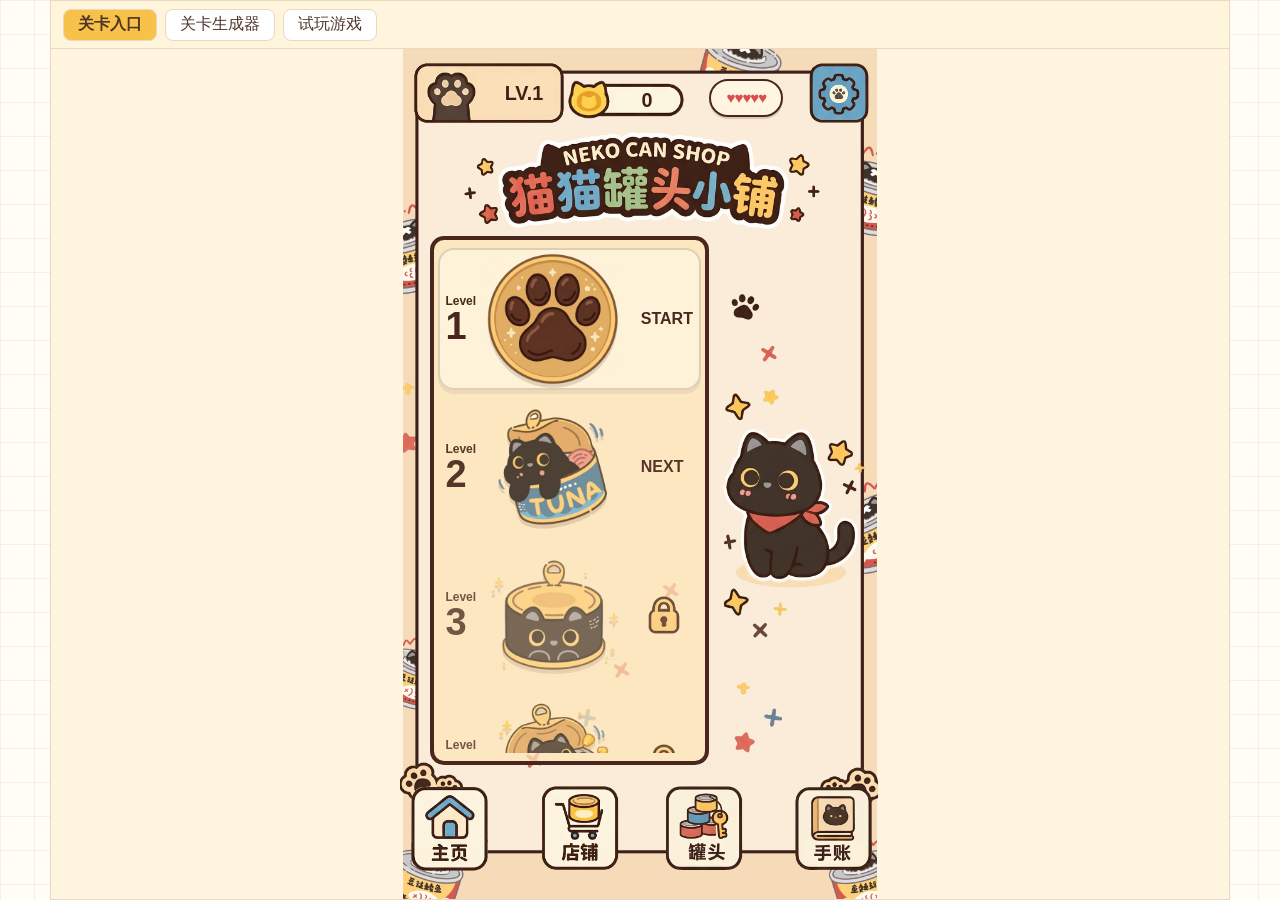
<file: src/index.html>
﻿<!doctype html>
<html lang="zh-CN">
  <head>
    <meta charset="UTF-8" />
    <meta name="viewport" content="width=device-width, initial-scale=1.0" />
    <title>猫猫罐头小铺 Demo</title>
    <link rel="stylesheet" href="./styles.css?v=20260612-reset-levels-1" />
  </head>
  <body>
    <main class="app-shell">
      <nav class="mode-tabs" aria-label="工作区切换">
        <button class="tab-button active" id="homeTab" type="button">关卡入口</button>
        <button class="tab-button" id="generatorTab" type="button">关卡生成器</button>
        <button class="tab-button" id="gameTab" type="button">试玩游戏</button>
      </nav>

      <section class="home-view" id="homeView">
        <div class="home-phone">
          <header class="home-status">
            <div class="player-card">
              <img class="player-card-art" src="./assets/ui/level-entry/player-level-crop.png" alt="" />
              <span class="paw-badge">🐾</span>
              <strong id="homePlayerLevel">LV.1</strong>
              <span class="level-exp"><i></i></span>
            </div>
            <div class="status-pill coin-status"><span class="coin-dot"></span><span id="homeCoin">0</span></div>
            <button class="life-status home-life-status" id="homeLifeButton" type="button" aria-label="生命值">
              <span class="life-hearts" id="homeLives">♥♥♥♥♥</span>
              <small id="homeLifeTimer"></small>
            </button>
            <button class="home-icon-button small" type="button" aria-label="设置"></button>
          </header>

          <section class="brand-stage">
            <h1 class="game-logo"><small>NEKO CAN SHOP</small>猫猫罐头小铺</h1>
          </section>

          <section class="home-actions">
            <div class="level-scroll-panel">
              <div class="level-selector" id="homeLevelSelector">
                <button class="level-chip active" type="button" data-level="1">
                  <span class="level-copy"><small>Level</small><b>1</b></span>
                  <span class="level-art"><img src="./assets/level-1.png" alt="Level 1" /></span>
                  <span class="level-state">NEXT</span>
                  <span class="level-progress"><i></i><em>0%</em></span>
                </button>
                <button class="level-chip" type="button" data-level="2">
                  <span class="level-copy"><small>Level</small><b>2</b></span>
                  <span class="level-art"><img src="./assets/level-2.png" alt="Level 2" /></span>
                  <span class="level-state locked-state">🔒</span>
                  <span class="level-progress"><i></i><em>0%</em></span>
                </button>
                <button class="level-chip" type="button" data-level="3">
                  <span class="level-copy"><small>Level</small><b>3</b></span>
                  <span class="level-art"><img src="./assets/level-3.png" alt="Level 3" /></span>
                  <span class="level-state locked-state">🔒</span>
                  <span class="level-progress"><i></i><em>0%</em></span>
                </button>
                <button class="level-chip" type="button" data-level="4"><span class="level-copy"><small>Level</small><b>4</b></span><span class="level-art"><img src="./assets/level-4.png" alt="Level 4" /></span><span class="level-state locked-state">🔒</span><span class="level-progress"><i></i><em>0%</em></span></button>
                <button class="level-chip" type="button" data-level="5"><span class="level-copy"><small>Level</small><b>5</b></span><span class="level-art"><img src="./assets/level-5.png" alt="Level 5" /></span><span class="level-state locked-state">🔒</span><span class="level-progress"><i></i><em>0%</em></span></button>
                <button class="level-chip" type="button" data-level="6"><span class="level-copy"><small>Level</small><b>6</b></span><span class="level-art"><img src="./assets/level-6.png" alt="Level 6" /></span><span class="level-state locked-state">🔒</span><span class="level-progress"><i></i><em>0%</em></span></button>
                <button class="level-chip" type="button" data-level="7"><span class="level-copy"><small>Level</small><b>7</b></span><span class="level-art"><img src="./assets/level-7.png" alt="Level 7" /></span><span class="level-state locked-state">🔒</span><span class="level-progress"><i></i><em>0%</em></span></button>
                <button class="level-chip" type="button" data-level="8"><span class="level-copy"><small>Level</small><b>8</b></span><span class="level-art"><img src="./assets/level-8.png" alt="Level 8" /></span><span class="level-state locked-state">🔒</span><span class="level-progress"><i></i><em>0%</em></span></button>
                <button class="level-chip" type="button" data-level="9"><span class="level-copy"><small>Level</small><b>9</b></span><span class="level-art"><img src="./assets/level-9.png" alt="Level 9" /></span><span class="level-state locked-state">🔒</span><span class="level-progress"><i></i><em>0%</em></span></button>
                <button class="level-chip" type="button" data-level="10"><span class="level-copy"><small>Level</small><b>10</b></span><span class="level-art"><img src="./assets/level-10.png" alt="Level 10" /></span><span class="level-state locked-state">🔒</span><span class="level-progress"><i></i><em>0%</em></span></button>
              </div>
            </div>
          </section>

          <nav class="home-bottom-nav" aria-label="主功能">
            <button class="active" type="button"><img src="./assets/ui/level-entry/nav-home-crop.png" alt="主页" /></button>
            <button type="button"><img src="./assets/ui/level-entry/nav-shop-crop.png" alt="店铺" /></button>
            <button type="button"><img src="./assets/ui/level-entry/nav-can-crop.png" alt="罐头" /></button>
            <button type="button"><img src="./assets/ui/level-entry/nav-journal-crop.png" alt="手账" /></button>
          </nav>
        </div>
      </section>

      <section class="generator-view hidden" id="generatorView">
        <header class="generator-header">
          <div>
            <h1>图片关卡生成器</h1>
            <p>导入图片，生成拼豆底图和可试玩关卡。</p>
          </div>
          <button class="primary-button" id="playGeneratedButton" type="button">进入试玩</button>
        </header>

        <section class="generator-layout">
          <aside class="control-panel">
            <label class="control-block">
              <span>关卡</span>
              <select id="levelSelect">
                <option value="1">关卡 1</option>
                <option value="2">关卡 2</option>
                <option value="3">关卡 3</option>
                <option value="4">关卡 4</option>
                <option value="5">关卡 5</option>
                <option value="6">关卡 6</option>
                <option value="7">关卡 7</option>
                <option value="8">关卡 8</option>
                <option value="9">关卡 9</option>
                <option value="10">关卡 10</option>
              </select>
            </label>

            <label class="control-block file-control">
              <span>导入图片</span>
              <input id="imageInput" type="file" accept="image/*" />
            </label>

            <div class="control-grid">
              <label class="control-block">
                <span>宽度(珠子数)</span>
                <input id="widthInput" type="number" min="8" max="80" value="50" />
              </label>
              <label class="control-block">
                <span>高度(珠子数)</span>
                <input id="heightInput" type="number" value="49" readonly />
              </label>
            </div>

            <label class="control-block">
              <span>最大颜色数</span>
              <input id="maxColorsInput" type="number" min="0" max="64" value="0" />
              <small>0 = 不限制，使用采样调色板</small>
            </label>

            <fieldset class="fieldset">
              <legend>图片调整</legend>
              <label class="slider-row">
                <span>水平移动</span>
                <input id="offsetXInput" type="range" min="-50" max="50" value="0" />
                <output id="offsetXValue">0</output>
              </label>
              <label class="slider-row">
                <span>垂直移动</span>
                <input id="offsetYInput" type="range" min="-50" max="50" value="0" />
                <output id="offsetYValue">0</output>
              </label>
              <label class="slider-row">
                <span>图片缩放</span>
                <input id="imageScaleInput" type="range" min="40" max="240" value="100" />
                <output id="imageScaleValue">100</output>
              </label>
              <label class="slider-row">
                <span>亮度</span>
                <input id="brightnessInput" type="range" min="-60" max="60" value="0" />
                <output id="brightnessValue">0</output>
              </label>
              <label class="slider-row">
                <span>对比度</span>
                <input id="contrastInput" type="range" min="-60" max="80" value="0" />
                <output id="contrastValue">0</output>
              </label>
              <label class="slider-row">
                <span>饱和度</span>
                <input id="saturationInput" type="range" min="-80" max="120" value="0" />
                <output id="saturationValue">0</output>
              </label>
            </fieldset>

            <fieldset class="fieldset">
              <legend>显示选项</legend>
              <label class="check-row">
                <input id="showCodesInput" type="checkbox" checked />
                <span>显示颜色代码</span>
              </label>
              <label class="check-row">
                <input id="showGridInput" type="checkbox" checked />
                <span>显示网格线</span>
              </label>
              <label class="check-row">
                <input id="showSplitInput" type="checkbox" />
                <span>显示拼豆板分割线(29x29)</span>
              </label>
            </fieldset>

            <button class="primary-button full-width" id="generateButton" type="button">生成关卡图案</button>
          </aside>

          <section class="preview-panel">
            <div class="preview-meta" id="previewMeta">等待生成</div>
            <div class="pattern-window">
              <div class="pattern-board show-codes show-grid" id="patternBoard"></div>
            </div>
          </section>
        </section>
      </section>

      <section class="game-view hidden" id="gameView">
        <div class="game-shell">
          <header class="top-bar">
            <div class="game-level-pill"><span id="gamePlayerLevelLabel">LV.1</span></div>
            <div class="game-stage-label" id="gameLevelLabel">第1关</div>
            <div class="coin-pill"><span id="coinCount">0</span></div>
            <button class="life-status game-life-status" id="gameLifeButton" type="button" aria-label="生命值">
              <span class="life-hearts" id="gameLives">♥♥♥♥♥</span>
              <small id="gameLifeTimer"></small>
            </button>
            <div class="timer-pill"><span id="timer">10:00</span></div>
            <button class="game-back-button" id="returnHomeButton" type="button" aria-label="返回主页"></button>
          </header>

          <section class="board-section" id="boardSection">
            <button class="zoom-button" id="zoomButton" type="button" aria-label="放大棋盘"></button>
            <label class="zoom-slider hidden" id="zoomSliderWrap">
              <input id="zoomScaleInput" type="range" min="100" max="300" value="120" />
            </label>
            <div class="board-window" id="boardWindow">
              <div class="board" id="board"></div>
            </div>
          </section>

          <section class="tray-section" aria-label="暂存格">
            <div class="tray" id="tray"></div>
          </section>

          <footer class="tool-bar" aria-label="道具栏">
            <button class="tool-button area-tool-button" type="button" data-tool="area" aria-label="框选归位"></button>
            <button class="tool-button clear-tray-tool-button" type="button" data-tool="clear-tray" aria-label="清空槽位"></button>
            <button class="tool-button clear-color-tool-button" type="button" data-tool="clear-color" aria-label="消色"></button>
          </footer>
        </div>
      </section>
    </main>

    <div class="toast" id="toast" aria-live="polite"></div>

    <div class="modal hidden" id="resultModal">
      <div class="modal-panel result-panel" id="resultPanel">
        <button class="modal-close" id="modalCloseButton" type="button" aria-label="关闭">×</button>
        <div class="result-banner" id="resultBanner">贴纸复原完成</div>
        <div class="result-celebration hidden" id="resultCelebration" aria-hidden="true">
          <span></span><span></span><span></span><span></span><span></span><span></span>
        </div>
        <div class="result-sticker hidden" id="resultSticker">
          <img id="resultStickerImage" alt="完成贴纸" />
        </div>
        <div class="result-cat" id="resultCat">🐱</div>
        <h1 id="resultTitle">贴纸复原完成</h1>
        <p id="resultText">获得猫咪手账贴纸，金币 +30</p>
        <button class="ad-time-button hidden" id="adTimeButton" type="button">看广告 +300秒</button>
        <button id="restartButton" type="button">再玩一次</button>
      </div>
    </div>

    <script src="./assets/levels/fixed-levels.js?v=20260612-reset-levels-1"></script>
    <script src="./main.js?v=20260612-reset-levels-1"></script>
  </body>
</html>
</file>
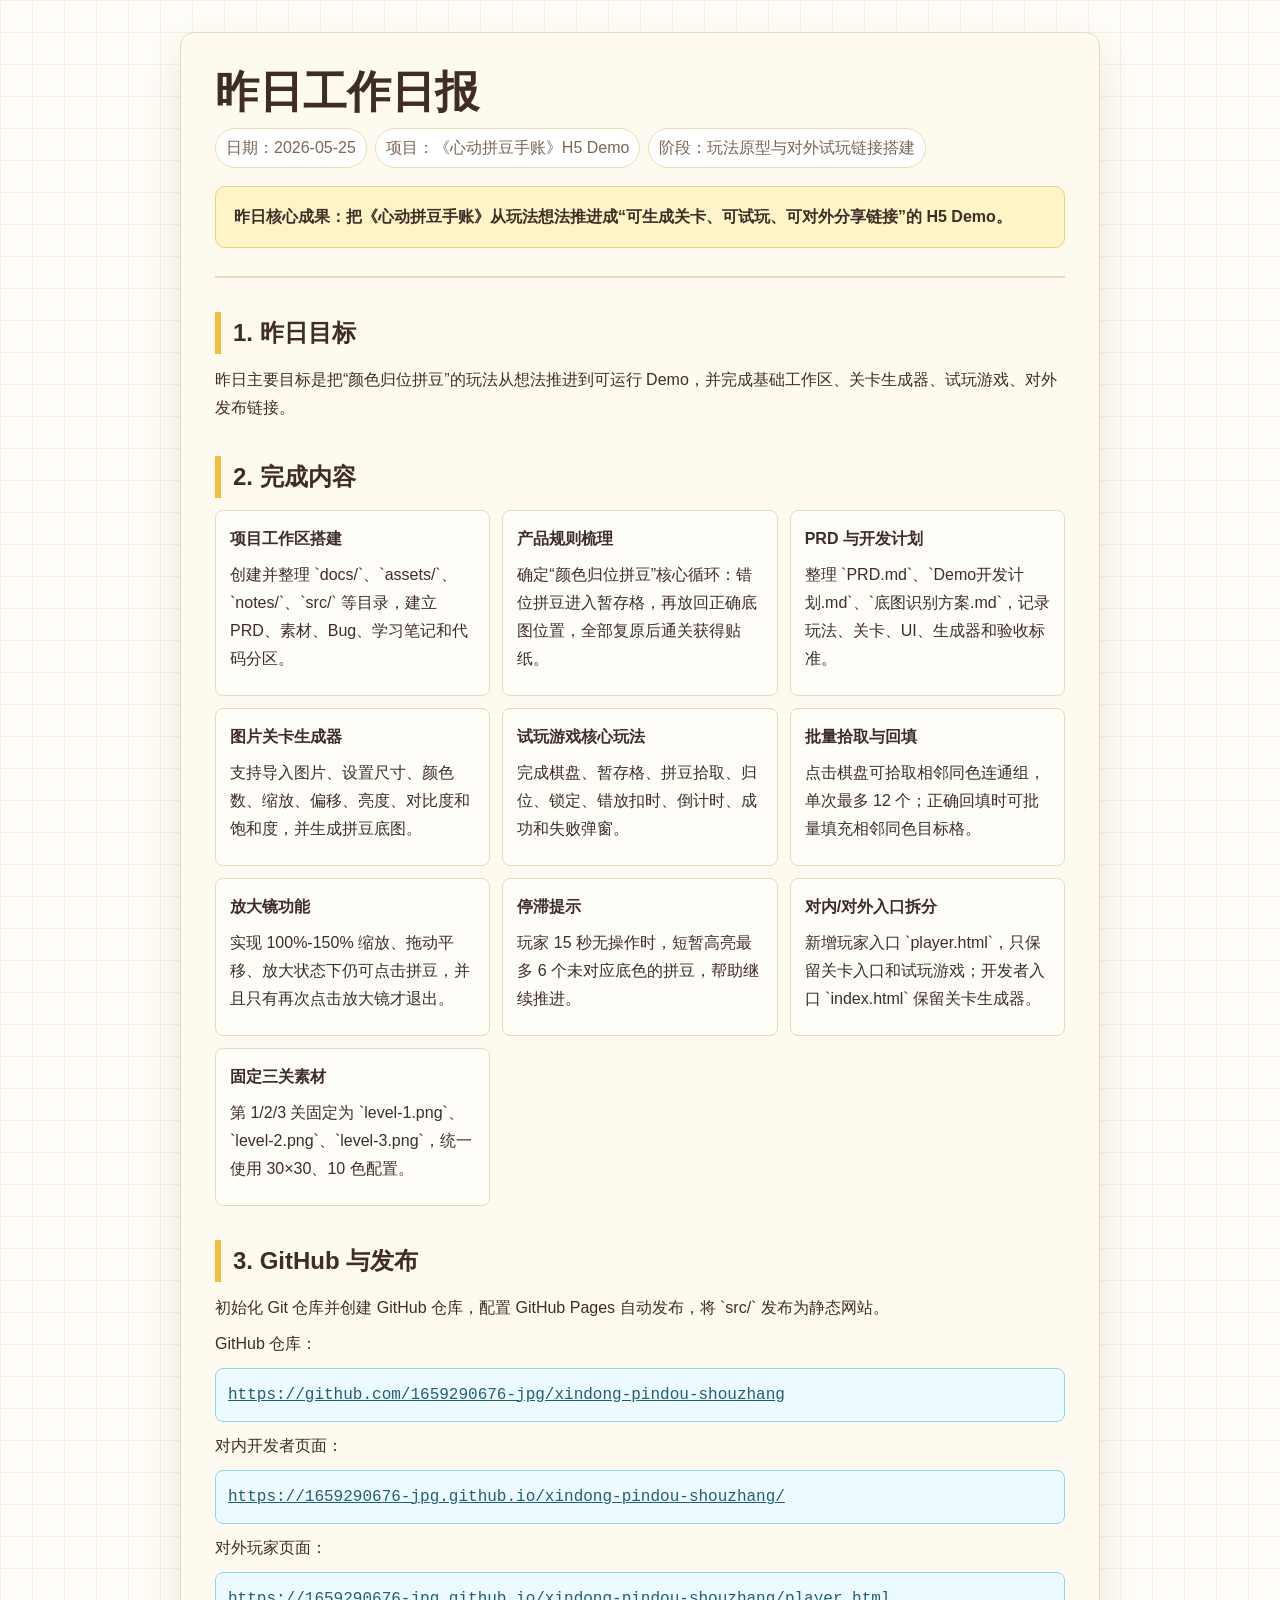
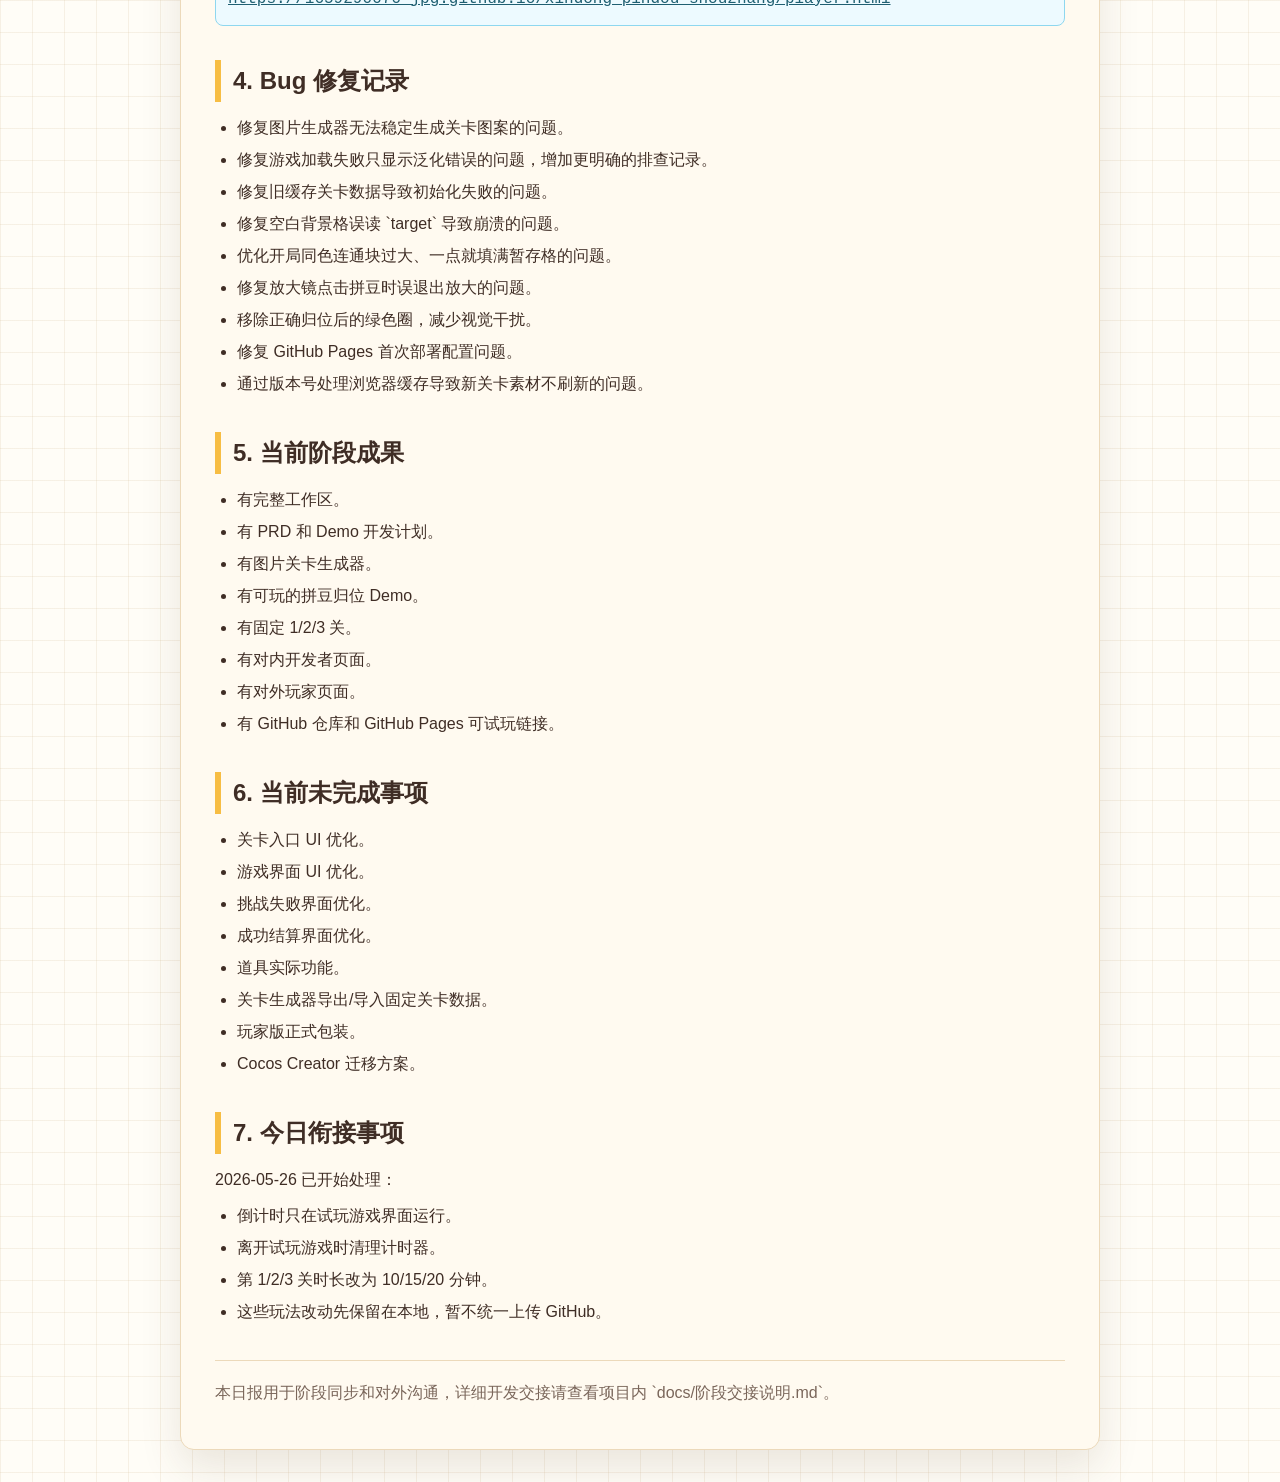
<file: src/daily-2026-05-25.html>
<!doctype html>
<html lang="zh-CN">
  <head>
    <meta charset="UTF-8" />
    <meta name="viewport" content="width=device-width, initial-scale=1.0" />
    <title>昨日工作日报｜心动拼豆手账 2026-05-25</title>
    <style>
      :root {
        --paper: #fffaf0;
        --ink: #3f2d25;
        --muted: #7a665a;
        --line: #ecd9ba;
        --gold: #f7bd43;
        --blue: #8ed7ef;
      }

      * {
        box-sizing: border-box;
      }

      body {
        margin: 0;
        color: var(--ink);
        font-family: "Microsoft YaHei", "PingFang SC", Arial, sans-serif;
        line-height: 1.75;
        background:
          linear-gradient(rgba(213, 191, 151, 0.2) 1px, transparent 1px),
          linear-gradient(90deg, rgba(213, 191, 151, 0.2) 1px, transparent 1px),
          #fffdf7;
        background-size: 32px 32px;
      }

      main {
        width: min(920px, calc(100% - 32px));
        margin: 32px auto;
        padding: 34px;
        background: var(--paper);
        border: 1px solid var(--line);
        border-radius: 14px;
        box-shadow: 0 18px 42px rgba(84, 57, 34, 0.12);
      }

      header {
        padding-bottom: 20px;
        border-bottom: 2px solid var(--line);
      }

      h1 {
        margin: 0 0 10px;
        font-size: clamp(28px, 5vw, 44px);
        line-height: 1.15;
      }

      h2 {
        margin: 34px 0 12px;
        padding-left: 12px;
        border-left: 6px solid var(--gold);
        font-size: 24px;
      }

      h3 {
        margin: 22px 0 8px;
        font-size: 18px;
      }

      p {
        margin: 8px 0;
      }

      ul {
        margin: 8px 0 8px 22px;
        padding: 0;
      }

      li {
        margin: 4px 0;
      }

      code,
      .link-box {
        font-family: Consolas, "Courier New", monospace;
      }

      .meta {
        display: flex;
        flex-wrap: wrap;
        gap: 8px;
        color: var(--muted);
      }

      .pill {
        padding: 5px 10px;
        border: 1px solid var(--line);
        border-radius: 999px;
        background: #fff;
      }

      .summary {
        margin-top: 18px;
        padding: 16px 18px;
        background: #fff3c8;
        border: 1px solid #efd17d;
        border-radius: 10px;
        font-weight: 700;
      }

      .grid {
        display: grid;
        grid-template-columns: repeat(auto-fit, minmax(220px, 1fr));
        gap: 12px;
      }

      .card {
        padding: 14px;
        background: #fffdf8;
        border: 1px solid var(--line);
        border-radius: 8px;
      }

      .card b {
        display: block;
        margin-bottom: 4px;
      }

      .link-box {
        display: block;
        margin: 10px 0;
        padding: 12px;
        overflow-wrap: anywhere;
        color: #1f5f72;
        background: #edfaff;
        border: 1px solid var(--blue);
        border-radius: 8px;
      }

      .footer-note {
        margin-top: 34px;
        padding-top: 18px;
        color: var(--muted);
        border-top: 1px solid var(--line);
      }

      @media (max-width: 640px) {
        main {
          width: min(100% - 20px, 920px);
          margin: 10px auto;
          padding: 22px 18px;
          border-radius: 10px;
        }
      }
    </style>
  </head>
  <body>
    <main>
      <header>
        <h1>昨日工作日报</h1>
        <div class="meta">
          <span class="pill">日期：2026-05-25</span>
          <span class="pill">项目：《心动拼豆手账》H5 Demo</span>
          <span class="pill">阶段：玩法原型与对外试玩链接搭建</span>
        </div>
        <p class="summary">
          昨日核心成果：把《心动拼豆手账》从玩法想法推进成“可生成关卡、可试玩、可对外分享链接”的 H5 Demo。
        </p>
      </header>

      <section>
        <h2>1. 昨日目标</h2>
        <p>
          昨日主要目标是把“颜色归位拼豆”的玩法从想法推进到可运行 Demo，并完成基础工作区、关卡生成器、试玩游戏、对外发布链接。
        </p>
      </section>

      <section>
        <h2>2. 完成内容</h2>
        <div class="grid">
          <div class="card">
            <b>项目工作区搭建</b>
            <p>创建并整理 `docs/`、`assets/`、`notes/`、`src/` 等目录，建立 PRD、素材、Bug、学习笔记和代码分区。</p>
          </div>
          <div class="card">
            <b>产品规则梳理</b>
            <p>确定“颜色归位拼豆”核心循环：错位拼豆进入暂存格，再放回正确底图位置，全部复原后通关获得贴纸。</p>
          </div>
          <div class="card">
            <b>PRD 与开发计划</b>
            <p>整理 `PRD.md`、`Demo开发计划.md`、`底图识别方案.md`，记录玩法、关卡、UI、生成器和验收标准。</p>
          </div>
          <div class="card">
            <b>图片关卡生成器</b>
            <p>支持导入图片、设置尺寸、颜色数、缩放、偏移、亮度、对比度和饱和度，并生成拼豆底图。</p>
          </div>
          <div class="card">
            <b>试玩游戏核心玩法</b>
            <p>完成棋盘、暂存格、拼豆拾取、归位、锁定、错放扣时、倒计时、成功和失败弹窗。</p>
          </div>
          <div class="card">
            <b>批量拾取与回填</b>
            <p>点击棋盘可拾取相邻同色连通组，单次最多 12 个；正确回填时可批量填充相邻同色目标格。</p>
          </div>
          <div class="card">
            <b>放大镜功能</b>
            <p>实现 100%-150% 缩放、拖动平移、放大状态下仍可点击拼豆，并且只有再次点击放大镜才退出。</p>
          </div>
          <div class="card">
            <b>停滞提示</b>
            <p>玩家 15 秒无操作时，短暂高亮最多 6 个未对应底色的拼豆，帮助继续推进。</p>
          </div>
          <div class="card">
            <b>对内/对外入口拆分</b>
            <p>新增玩家入口 `player.html`，只保留关卡入口和试玩游戏；开发者入口 `index.html` 保留关卡生成器。</p>
          </div>
          <div class="card">
            <b>固定三关素材</b>
            <p>第 1/2/3 关固定为 `level-1.png`、`level-2.png`、`level-3.png`，统一使用 30×30、10 色配置。</p>
          </div>
        </div>
      </section>

      <section>
        <h2>3. GitHub 与发布</h2>
        <p>初始化 Git 仓库并创建 GitHub 仓库，配置 GitHub Pages 自动发布，将 `src/` 发布为静态网站。</p>
        <p>GitHub 仓库：</p>
        <a class="link-box" href="https://github.com/1659290676-jpg/xindong-pindou-shouzhang">https://github.com/1659290676-jpg/xindong-pindou-shouzhang</a>
        <p>对内开发者页面：</p>
        <a class="link-box" href="https://1659290676-jpg.github.io/xindong-pindou-shouzhang/">https://1659290676-jpg.github.io/xindong-pindou-shouzhang/</a>
        <p>对外玩家页面：</p>
        <a class="link-box" href="https://1659290676-jpg.github.io/xindong-pindou-shouzhang/player.html">https://1659290676-jpg.github.io/xindong-pindou-shouzhang/player.html</a>
      </section>

      <section>
        <h2>4. Bug 修复记录</h2>
        <ul>
          <li>修复图片生成器无法稳定生成关卡图案的问题。</li>
          <li>修复游戏加载失败只显示泛化错误的问题，增加更明确的排查记录。</li>
          <li>修复旧缓存关卡数据导致初始化失败的问题。</li>
          <li>修复空白背景格误读 `target` 导致崩溃的问题。</li>
          <li>优化开局同色连通块过大、一点就填满暂存格的问题。</li>
          <li>修复放大镜点击拼豆时误退出放大的问题。</li>
          <li>移除正确归位后的绿色圈，减少视觉干扰。</li>
          <li>修复 GitHub Pages 首次部署配置问题。</li>
          <li>通过版本号处理浏览器缓存导致新关卡素材不刷新的问题。</li>
        </ul>
      </section>

      <section>
        <h2>5. 当前阶段成果</h2>
        <ul>
          <li>有完整工作区。</li>
          <li>有 PRD 和 Demo 开发计划。</li>
          <li>有图片关卡生成器。</li>
          <li>有可玩的拼豆归位 Demo。</li>
          <li>有固定 1/2/3 关。</li>
          <li>有对内开发者页面。</li>
          <li>有对外玩家页面。</li>
          <li>有 GitHub 仓库和 GitHub Pages 可试玩链接。</li>
        </ul>
      </section>

      <section>
        <h2>6. 当前未完成事项</h2>
        <ul>
          <li>关卡入口 UI 优化。</li>
          <li>游戏界面 UI 优化。</li>
          <li>挑战失败界面优化。</li>
          <li>成功结算界面优化。</li>
          <li>道具实际功能。</li>
          <li>关卡生成器导出/导入固定关卡数据。</li>
          <li>玩家版正式包装。</li>
          <li>Cocos Creator 迁移方案。</li>
        </ul>
      </section>

      <section>
        <h2>7. 今日衔接事项</h2>
        <p>2026-05-26 已开始处理：</p>
        <ul>
          <li>倒计时只在试玩游戏界面运行。</li>
          <li>离开试玩游戏时清理计时器。</li>
          <li>第 1/2/3 关时长改为 10/15/20 分钟。</li>
          <li>这些玩法改动先保留在本地，暂不统一上传 GitHub。</li>
        </ul>
      </section>

      <p class="footer-note">
        本日报用于阶段同步和对外沟通，详细开发交接请查看项目内 `docs/阶段交接说明.md`。
      </p>
    </main>
  </body>
</html>
</file>
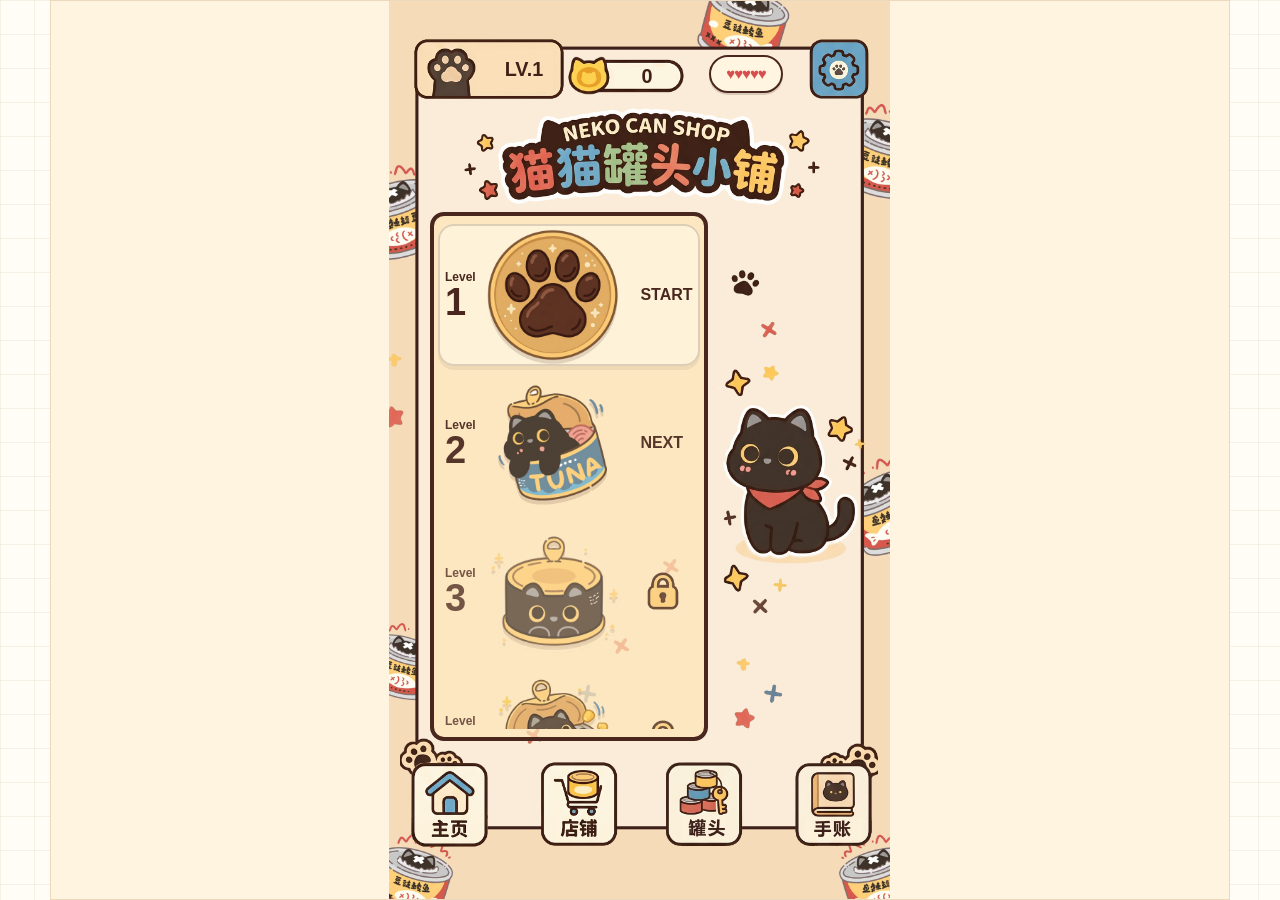
<file: src/player.html>
﻿<!doctype html>
<html lang="zh-CN">
  <head>
    <meta charset="UTF-8" />
    <meta name="viewport" content="width=device-width, initial-scale=1.0" />
    <title>猫猫罐头小铺</title>
    <link rel="stylesheet" href="./styles.css?v=20260612-reset-levels-1" />
  </head>
  <body class="player-mode">
    <main class="app-shell">
      <nav class="mode-tabs" aria-label="工作区切换">
        <button class="tab-button active" id="homeTab" type="button">关卡入口</button>
        <button class="tab-button" id="generatorTab" type="button">关卡生成器</button>
        <button class="tab-button" id="gameTab" type="button">试玩游戏</button>
      </nav>

      <section class="home-view" id="homeView">
        <div class="home-phone">
          <header class="home-status">
            <div class="player-card">
              <img class="player-card-art" src="./assets/ui/level-entry/player-level-crop.png" alt="" />
              <span class="paw-badge">🐾</span>
              <strong id="homePlayerLevel">LV.1</strong>
              <span class="level-exp"><i></i></span>
            </div>
            <div class="status-pill coin-status"><span class="coin-dot"></span><span id="homeCoin">0</span></div>
            <button class="life-status home-life-status" id="homeLifeButton" type="button" aria-label="生命值">
              <span class="life-hearts" id="homeLives">♥♥♥♥♥</span>
              <small id="homeLifeTimer"></small>
            </button>
            <button class="home-icon-button small" type="button" aria-label="设置"></button>
          </header>

          <section class="brand-stage">
            <h1 class="game-logo"><small>NEKO CAN SHOP</small>猫猫罐头小铺</h1>
          </section>

          <section class="home-actions">
            <div class="level-scroll-panel">
              <div class="level-selector" id="homeLevelSelector">
                <button class="level-chip active" type="button" data-level="1">
                  <span class="level-copy"><small>Level</small><b>1</b></span>
                  <span class="level-art"><img src="./assets/level-1.png" alt="Level 1" /></span>
                  <span class="level-state">NEXT</span>
                  <span class="level-progress"><i></i><em>0%</em></span>
                </button>
                <button class="level-chip" type="button" data-level="2">
                  <span class="level-copy"><small>Level</small><b>2</b></span>
                  <span class="level-art"><img src="./assets/level-2.png" alt="Level 2" /></span>
                  <span class="level-state locked-state">🔒</span>
                  <span class="level-progress"><i></i><em>0%</em></span>
                </button>
                <button class="level-chip" type="button" data-level="3">
                  <span class="level-copy"><small>Level</small><b>3</b></span>
                  <span class="level-art"><img src="./assets/level-3.png" alt="Level 3" /></span>
                  <span class="level-state locked-state">🔒</span>
                  <span class="level-progress"><i></i><em>0%</em></span>
                </button>
                <button class="level-chip" type="button" data-level="4"><span class="level-copy"><small>Level</small><b>4</b></span><span class="level-art"><img src="./assets/level-4.png" alt="Level 4" /></span><span class="level-state locked-state">🔒</span><span class="level-progress"><i></i><em>0%</em></span></button>
                <button class="level-chip" type="button" data-level="5"><span class="level-copy"><small>Level</small><b>5</b></span><span class="level-art"><img src="./assets/level-5.png" alt="Level 5" /></span><span class="level-state locked-state">🔒</span><span class="level-progress"><i></i><em>0%</em></span></button>
                <button class="level-chip" type="button" data-level="6"><span class="level-copy"><small>Level</small><b>6</b></span><span class="level-art"><img src="./assets/level-6.png" alt="Level 6" /></span><span class="level-state locked-state">🔒</span><span class="level-progress"><i></i><em>0%</em></span></button>
                <button class="level-chip" type="button" data-level="7"><span class="level-copy"><small>Level</small><b>7</b></span><span class="level-art"><img src="./assets/level-7.png" alt="Level 7" /></span><span class="level-state locked-state">🔒</span><span class="level-progress"><i></i><em>0%</em></span></button>
                <button class="level-chip" type="button" data-level="8"><span class="level-copy"><small>Level</small><b>8</b></span><span class="level-art"><img src="./assets/level-8.png" alt="Level 8" /></span><span class="level-state locked-state">🔒</span><span class="level-progress"><i></i><em>0%</em></span></button>
                <button class="level-chip" type="button" data-level="9"><span class="level-copy"><small>Level</small><b>9</b></span><span class="level-art"><img src="./assets/level-9.png" alt="Level 9" /></span><span class="level-state locked-state">🔒</span><span class="level-progress"><i></i><em>0%</em></span></button>
                <button class="level-chip" type="button" data-level="10"><span class="level-copy"><small>Level</small><b>10</b></span><span class="level-art"><img src="./assets/level-10.png" alt="Level 10" /></span><span class="level-state locked-state">🔒</span><span class="level-progress"><i></i><em>0%</em></span></button>
              </div>
            </div>
          </section>

          <nav class="home-bottom-nav" aria-label="主功能">
            <button class="active" type="button"><img src="./assets/ui/level-entry/nav-home-crop.png" alt="主页" /></button>
            <button type="button"><img src="./assets/ui/level-entry/nav-shop-crop.png" alt="店铺" /></button>
            <button type="button"><img src="./assets/ui/level-entry/nav-can-crop.png" alt="罐头" /></button>
            <button type="button"><img src="./assets/ui/level-entry/nav-journal-crop.png" alt="手账" /></button>
          </nav>
        </div>
      </section>

      <section class="generator-view hidden" id="generatorView">
        <header class="generator-header">
          <div>
            <h1>图片关卡生成器</h1>
            <p>导入图片，生成拼豆底图和可试玩关卡。</p>
          </div>
          <button class="primary-button" id="playGeneratedButton" type="button">进入试玩</button>
        </header>

        <section class="generator-layout">
          <aside class="control-panel">
            <label class="control-block">
              <span>关卡</span>
              <select id="levelSelect">
                <option value="1">关卡 1</option>
                <option value="2">关卡 2</option>
                <option value="3">关卡 3</option>
                <option value="4">关卡 4</option>
                <option value="5">关卡 5</option>
                <option value="6">关卡 6</option>
                <option value="7">关卡 7</option>
                <option value="8">关卡 8</option>
                <option value="9">关卡 9</option>
                <option value="10">关卡 10</option>
              </select>
            </label>

            <label class="control-block file-control">
              <span>导入图片</span>
              <input id="imageInput" type="file" accept="image/*" />
            </label>

            <div class="control-grid">
              <label class="control-block">
                <span>宽度(珠子数)</span>
                <input id="widthInput" type="number" min="8" max="80" value="50" />
              </label>
              <label class="control-block">
                <span>高度(珠子数)</span>
                <input id="heightInput" type="number" value="49" readonly />
              </label>
            </div>

            <label class="control-block">
              <span>最大颜色数</span>
              <input id="maxColorsInput" type="number" min="0" max="64" value="0" />
              <small>0 = 不限制，使用采样调色板</small>
            </label>

            <fieldset class="fieldset">
              <legend>图片调整</legend>
              <label class="slider-row">
                <span>水平移动</span>
                <input id="offsetXInput" type="range" min="-50" max="50" value="0" />
                <output id="offsetXValue">0</output>
              </label>
              <label class="slider-row">
                <span>垂直移动</span>
                <input id="offsetYInput" type="range" min="-50" max="50" value="0" />
                <output id="offsetYValue">0</output>
              </label>
              <label class="slider-row">
                <span>图片缩放</span>
                <input id="imageScaleInput" type="range" min="40" max="240" value="100" />
                <output id="imageScaleValue">100</output>
              </label>
              <label class="slider-row">
                <span>亮度</span>
                <input id="brightnessInput" type="range" min="-60" max="60" value="0" />
                <output id="brightnessValue">0</output>
              </label>
              <label class="slider-row">
                <span>对比度</span>
                <input id="contrastInput" type="range" min="-60" max="80" value="0" />
                <output id="contrastValue">0</output>
              </label>
              <label class="slider-row">
                <span>饱和度</span>
                <input id="saturationInput" type="range" min="-80" max="120" value="0" />
                <output id="saturationValue">0</output>
              </label>
            </fieldset>

            <fieldset class="fieldset">
              <legend>显示选项</legend>
              <label class="check-row">
                <input id="showCodesInput" type="checkbox" checked />
                <span>显示颜色代码</span>
              </label>
              <label class="check-row">
                <input id="showGridInput" type="checkbox" checked />
                <span>显示网格线</span>
              </label>
              <label class="check-row">
                <input id="showSplitInput" type="checkbox" />
                <span>显示拼豆板分割线(29x29)</span>
              </label>
            </fieldset>

            <button class="primary-button full-width" id="generateButton" type="button">生成关卡图案</button>
          </aside>

          <section class="preview-panel">
            <div class="preview-meta" id="previewMeta">等待生成</div>
            <div class="pattern-window">
              <div class="pattern-board show-codes show-grid" id="patternBoard"></div>
            </div>
          </section>
        </section>
      </section>

      <section class="game-view hidden" id="gameView">
        <div class="game-shell">
          <header class="top-bar">
            <div class="game-level-pill"><span id="gamePlayerLevelLabel">LV.1</span></div>
            <div class="game-stage-label" id="gameLevelLabel">第1关</div>
            <div class="coin-pill"><span id="coinCount">0</span></div>
            <button class="life-status game-life-status" id="gameLifeButton" type="button" aria-label="生命值">
              <span class="life-hearts" id="gameLives">♥♥♥♥♥</span>
              <small id="gameLifeTimer"></small>
            </button>
            <div class="timer-pill"><span id="timer">10:00</span></div>
            <button class="game-back-button" id="returnHomeButton" type="button" aria-label="返回主页"></button>
          </header>

          <section class="board-section" id="boardSection">
            <button class="zoom-button" id="zoomButton" type="button" aria-label="放大棋盘"></button>
            <label class="zoom-slider hidden" id="zoomSliderWrap">
              <input id="zoomScaleInput" type="range" min="100" max="300" value="120" />
            </label>
            <div class="board-window" id="boardWindow">
              <div class="board" id="board"></div>
            </div>
          </section>

          <section class="tray-section" aria-label="暂存格">
            <div class="tray" id="tray"></div>
          </section>

          <footer class="tool-bar" aria-label="道具栏">
            <button class="tool-button area-tool-button" type="button" data-tool="area" aria-label="框选归位"></button>
            <button class="tool-button clear-tray-tool-button" type="button" data-tool="clear-tray" aria-label="清空槽位"></button>
            <button class="tool-button clear-color-tool-button" type="button" data-tool="clear-color" aria-label="消色"></button>
          </footer>
        </div>
      </section>
    </main>

    <div class="toast" id="toast" aria-live="polite"></div>

    <div class="modal hidden" id="resultModal">
      <div class="modal-panel result-panel" id="resultPanel">
        <button class="modal-close" id="modalCloseButton" type="button" aria-label="关闭">×</button>
        <div class="result-banner" id="resultBanner">贴纸复原完成</div>
        <div class="result-celebration hidden" id="resultCelebration" aria-hidden="true">
          <span></span><span></span><span></span><span></span><span></span><span></span>
        </div>
        <div class="result-sticker hidden" id="resultSticker">
          <img id="resultStickerImage" alt="完成贴纸" />
        </div>
        <div class="result-cat" id="resultCat">🐱</div>
        <h1 id="resultTitle">贴纸复原完成</h1>
        <p id="resultText">获得猫咪手账贴纸，金币 +30</p>
        <button class="ad-time-button hidden" id="adTimeButton" type="button">看广告 +300秒</button>
        <button id="restartButton" type="button">再玩一次</button>
      </div>
    </div>

    <script>
      window.XINDONG_PLAYER_MODE = true;
    </script>
    <script src="./assets/levels/fixed-levels.js?v=20260612-reset-levels-1"></script>
    <script src="./main.js?v=20260612-reset-levels-1"></script>
  </body>
</html>
</file>
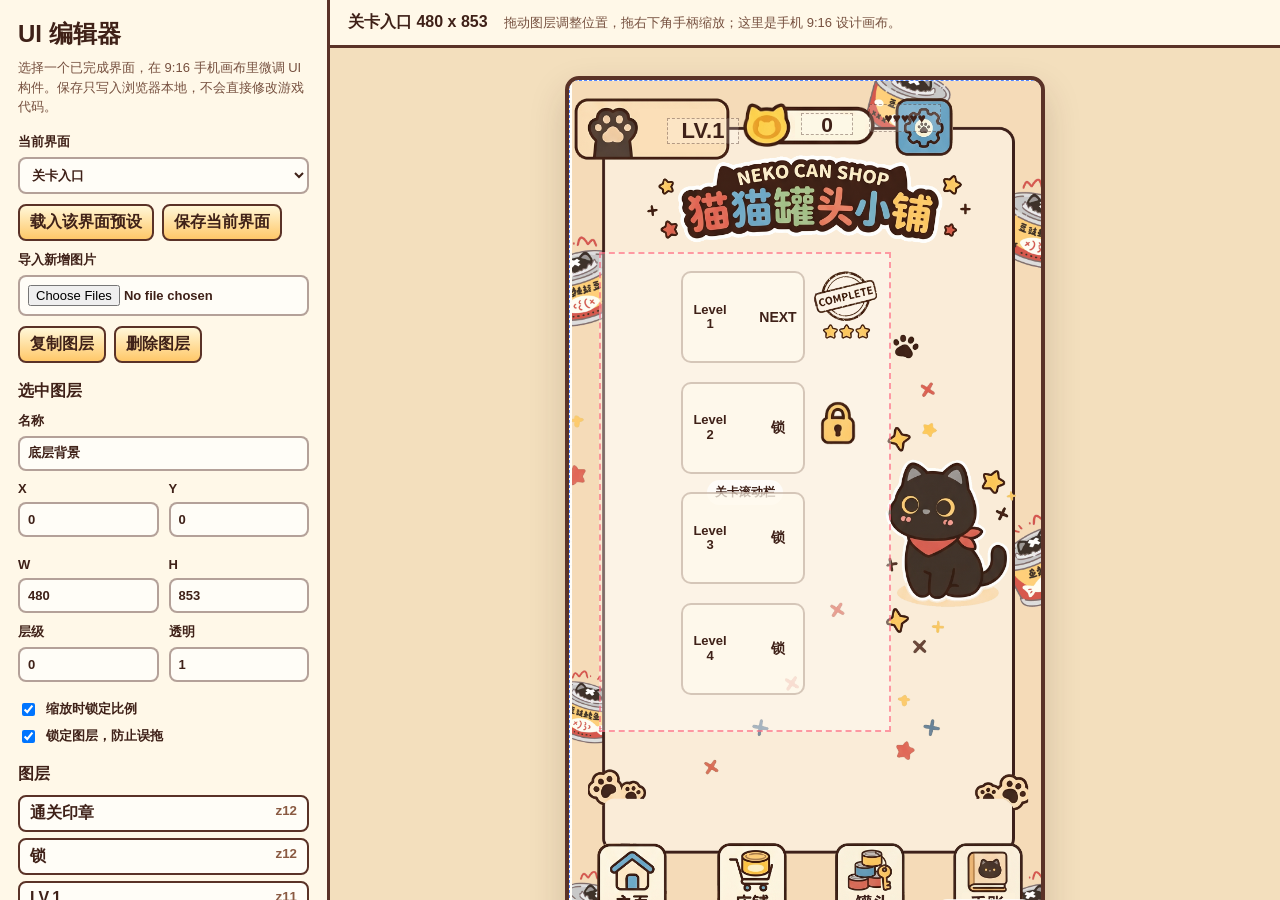
<file: src/ui-editor.html>
<!doctype html>
<html lang="zh-CN">
  <head>
    <meta charset="UTF-8" />
    <meta name="viewport" content="width=device-width, initial-scale=1.0" />
    <title>猫猫罐头小铺 UI 编辑器</title>
    <link rel="stylesheet" href="./ui-editor.css" />
  </head>
  <body>
    <aside class="side-panel">
      <h1>UI 编辑器</h1>
      <p>选择一个已完成界面，在 9:16 手机画布里微调 UI 构件。保存只写入浏览器本地，不会直接修改游戏代码。</p>

      <label class="field">
        <span>当前界面</span>
        <select id="sceneSelect">
          <option value="levelEntry">关卡入口</option>
          <option value="gameplay">试玩游戏</option>
          <option value="successModal">成功弹窗</option>
          <option value="failModal">失败弹窗</option>
        </select>
      </label>

      <div class="button-row">
        <button id="loadPresetButton" type="button">载入该界面预设</button>
        <button id="saveButton" type="button">保存当前界面</button>
      </div>

      <label class="field">
        <span>导入新增图片</span>
        <input id="assetInput" type="file" accept="image/*" multiple />
      </label>

      <div class="button-row">
        <button id="duplicateButton" type="button">复制图层</button>
        <button id="deleteButton" type="button">删除图层</button>
      </div>

      <section class="inspector">
        <h2>选中图层</h2>
        <label class="field"><span>名称</span><input id="nameInput" type="text" /></label>
        <div class="grid">
          <label class="field"><span>X</span><input id="xInput" type="number" /></label>
          <label class="field"><span>Y</span><input id="yInput" type="number" /></label>
          <label class="field"><span>W</span><input id="wInput" type="number" min="1" /></label>
          <label class="field"><span>H</span><input id="hInput" type="number" min="1" /></label>
        </div>
        <div class="grid">
          <label class="field"><span>层级</span><input id="zInput" type="number" /></label>
          <label class="field"><span>透明</span><input id="opacityInput" type="number" min="0" max="1" step="0.05" /></label>
        </div>
        <label class="check"><input id="lockRatioInput" type="checkbox" checked /> 缩放时锁定比例</label>
        <label class="check"><input id="lockedInput" type="checkbox" /> 锁定图层，防止误拖</label>
      </section>

      <section class="layers">
        <h2>图层</h2>
        <div id="layerList"></div>
      </section>

      <section class="exporter">
        <h2>导入 / 导出</h2>
        <div class="button-row">
          <button id="exportJsonButton" type="button">导出 JSON</button>
          <button id="exportCssButton" type="button">导出 CSS</button>
        </div>
        <label class="field">
          <span>导入 JSON</span>
          <input id="jsonInput" type="file" accept="application/json,.json" />
        </label>
        <textarea id="output" spellcheck="false" placeholder="导出内容会显示在这里"></textarea>
      </section>
    </aside>

    <main class="workspace">
      <div class="toolbar">
        <strong id="canvasTitle">关卡入口 480 x 853</strong>
        <span>拖动图层调整位置，拖右下角手柄缩放；这里是手机 9:16 设计画布。</span>
      </div>
      <section class="stage-wrap">
        <div class="stage" id="stage"></div>
      </section>
    </main>

    <script src="./ui-editor.js"></script>
  </body>
</html>
</file>
<file: src/styles.css>
:root {
  --paper: #fffaf0;
  --ink: #4d3528;
  --line: #ead9bd;
  --gold: #f8c24a;
  --panel: #fffdf8;
}

* {
  box-sizing: border-box;
}

body {
  margin: 0;
  min-height: 100vh;
  display: grid;
  place-items: center;
  background:
    linear-gradient(rgba(205, 185, 145, 0.18) 1px, transparent 1px),
    linear-gradient(90deg, rgba(205, 185, 145, 0.18) 1px, transparent 1px),
    #fffdf6;
  background-size: 34px 34px;
  color: var(--ink);
  font-family: "Microsoft YaHei", "PingFang SC", Arial, sans-serif;
}

button,
input,
select {
  font: inherit;
}

.hidden {
  display: none !important;
}

.app-shell {
  width: min(1180px, 100vw);
  height: min(900px, 100vh);
  display: grid;
  grid-template-rows: 48px 1fr;
  background: var(--paper);
  border: 1px solid var(--line);
  overflow: hidden;
}

.mode-tabs {
  display: flex;
  gap: 8px;
  align-items: center;
  padding: 8px 12px;
  background: #fff4dc;
  border-bottom: 1px solid var(--line);
}

.player-mode .mode-tabs {
  display: none;
}

.player-mode .app-shell {
  grid-template-rows: 1fr;
}

.player-mode .home-phone,
.player-mode .game-shell {
  height: min(852px, 100vh);
}

.tab-button,
.primary-button,
.tool-button,
.zoom-button,
.modal-panel button {
  border: 1px solid var(--line);
  border-radius: 8px;
  background: #ffffff;
  color: var(--ink);
  cursor: pointer;
}

.tab-button {
  height: 32px;
  padding: 0 14px;
}

.tab-button.active,
.primary-button,
.modal-panel button {
  background: var(--gold);
  font-weight: 700;
}

.home-view {
  min-height: 0;
  display: grid;
  place-items: center;
  overflow: hidden;
  background: #aeeefa;
}

.home-phone {
  position: relative;
  width: min(480px, 100vw);
  height: min(852px, calc(100vh - 48px));
  overflow: hidden;
  background:
    radial-gradient(circle at 18px 18px, rgba(88, 179, 210, 0.2) 0 7px, transparent 8px),
    radial-gradient(circle at 44px 44px, rgba(255, 255, 255, 0.32) 0 9px, transparent 10px),
    linear-gradient(#bdf7ff, #80cef4);
  background-size: 58px 58px, 58px 58px, auto;
}

.home-status {
  height: 68px;
  display: grid;
  grid-template-columns: 48px 1fr 1fr 48px;
  align-items: center;
  gap: 8px;
  padding: 10px 14px;
}

.home-icon-button {
  width: 46px;
  height: 46px;
  border: 2px solid rgba(98, 83, 72, 0.35);
  border-radius: 10px;
  background: linear-gradient(#fff8dd, #f1b679);
  font-size: 24px;
  box-shadow: 0 3px 0 rgba(91, 63, 39, 0.25);
}

.home-icon-button.small {
  justify-self: end;
  background: rgba(255, 255, 255, 0.82);
}

.status-pill {
  height: 32px;
  display: flex;
  align-items: center;
  gap: 8px;
  padding: 0 12px;
  border-radius: 999px;
  background: rgba(255, 255, 255, 0.75);
  border: 2px solid rgba(93, 110, 142, 0.18);
  color: #5c518a;
  font-weight: 800;
}

.coin-dot,
.heart-dot {
  width: 28px;
  height: 28px;
  display: inline-block;
  border-radius: 50%;
}

.coin-dot {
  background: radial-gradient(circle at 38% 34%, #ffe784, #f5a400 68%);
  border: 3px solid #c9851f;
}

.heart-dot {
  background: radial-gradient(circle at 30% 30%, #ff8b98, #e3344c 72%);
  transform: rotate(-8deg);
}

.brand-stage {
  display: grid;
  justify-items: center;
  gap: 18px;
  padding-top: 42px;
}

.game-logo {
  margin: 0;
  transform: rotate(-4deg);
  color: #ffffff;
  text-align: center;
  font-size: 48px;
  line-height: 0.92;
  letter-spacing: 0;
  text-shadow:
    0 4px 0 #2a9f61,
    4px 4px 0 #2a9f61,
    -4px 4px 0 #2a9f61,
    0 8px 0 rgba(75, 62, 40, 0.28);
}

.sticker-preview-shell {
  width: 270px;
  height: 230px;
  display: grid;
  place-items: center;
  padding: 12px;
  border-radius: 18px;
  background: rgba(255, 255, 255, 0.42);
  border: 4px solid rgba(255, 255, 255, 0.78);
  box-shadow: 0 8px 0 rgba(59, 132, 179, 0.18);
}

.home-pattern-board {
  --cols: 32;
  --rows: 28;
  --home-cell: clamp(5px, calc(228px / var(--cols)), 9px);
  display: grid;
  grid-template-columns: repeat(var(--cols), var(--home-cell));
  grid-template-rows: repeat(var(--rows), var(--home-cell));
  gap: 1px;
}

.home-original-preview {
  width: 100%;
  height: 100%;
  object-fit: contain;
  border-radius: 12px;
}

.home-preview-cell {
  width: var(--home-cell);
  height: var(--home-cell);
  border-radius: 50%;
  background: var(--target-bg);
  border: 1px solid rgba(58, 40, 28, 0.26);
}

.home-preview-cell.empty {
  background: transparent;
  border: 0;
}

.home-actions {
  position: absolute;
  inset: auto 0 22px;
  display: grid;
  grid-template-columns: 92px 1fr 92px;
  align-items: end;
  gap: 8px;
  padding: 0 14px;
}

.side-actions {
  display: grid;
  gap: 12px;
}

.round-action {
  display: grid;
  justify-items: center;
  gap: 2px;
  border: 0;
  background: transparent;
  color: #775223;
  font-weight: 800;
}

.round-action span {
  width: 56px;
  height: 56px;
  display: grid;
  place-items: center;
  border-radius: 50%;
  background: radial-gradient(circle at 35% 30%, #ffffff, #ffd36d 72%);
  border: 3px solid rgba(126, 85, 32, 0.45);
  font-size: 28px;
  box-shadow: 0 4px 0 rgba(68, 104, 138, 0.18);
}

.round-action b {
  min-width: 72px;
  padding: 2px 5px;
  border-radius: 6px;
  background: linear-gradient(#ffe67b, #efb638);
  font-size: 13px;
  white-space: nowrap;
}

.main-actions {
  display: grid;
  justify-items: center;
  gap: 12px;
}

.level-selector {
  display: flex;
  gap: 8px;
}

.level-chip {
  width: 38px;
  height: 32px;
  border: 2px solid rgba(255, 255, 255, 0.75);
  border-radius: 999px;
  background: rgba(255, 255, 255, 0.68);
  color: #4f79aa;
  font-weight: 900;
}

.level-chip.active {
  color: #ffffff;
  background: linear-gradient(#ffb041, #f06d1d);
}

.daily-button,
.start-level-button {
  border: 4px solid rgba(255, 255, 255, 0.82);
  box-shadow: 0 5px 0 rgba(66, 103, 132, 0.24);
  color: #ffffff;
  font-weight: 900;
}

.daily-button {
  width: 190px;
  min-height: 62px;
  border-radius: 16px;
  background: linear-gradient(#ffd96c, #f07a1d);
  font-size: 24px;
}

.daily-button small {
  display: block;
  margin-top: 3px;
  font-size: 14px;
  color: #fff8d7;
}

.start-level-button {
  width: 210px;
  height: 78px;
  border-radius: 22px;
  background: linear-gradient(#64ef46, #10b72f);
  font-size: 38px;
  text-shadow: 0 3px 0 rgba(20, 88, 30, 0.45);
}

.home-view {
  background:
    repeating-linear-gradient(18deg, transparent 0 54px, rgba(255, 236, 198, 0.72) 55px 80px, transparent 81px 132px),
    #fff4df;
}

.home-phone {
  display: grid;
  grid-template-rows: 72px 126px minmax(0, 1fr) 92px;
  padding: 0 12px 10px;
  background:
    radial-gradient(circle at 8% 22%, #e85f4d 0 7px, transparent 8px),
    radial-gradient(circle at 89% 32%, #f7c55c 0 6px, transparent 7px),
    radial-gradient(circle at 76% 70%, #65a8c9 0 6px, transparent 7px),
    radial-gradient(circle at 18% 76%, rgba(78, 44, 32, 0.92) 0 3px, transparent 4px),
    linear-gradient(#fff6df, #ffe7ba);
  border: 4px solid #4a271e;
  border-top-width: 3px;
  border-bottom: 0;
  border-radius: 18px 18px 0 0;
}

.home-status {
  height: auto;
  grid-template-columns: minmax(148px, 1fr) 132px 48px;
  padding: 10px 0 8px;
}

.player-card,
.coin-status {
  height: 48px;
  display: flex;
  align-items: center;
  gap: 8px;
  padding: 0 12px;
  border: 3px solid #4a271e;
  border-radius: 16px;
  background: rgba(255, 246, 225, 0.94);
  box-shadow: 0 3px 0 rgba(74, 39, 30, 0.16);
}

.player-card strong {
  font-size: 23px;
  color: #3f2118;
}

.paw-badge {
  width: 38px;
  height: 38px;
  display: grid;
  place-items: center;
  border-radius: 12px;
  background: #513324;
  font-size: 22px;
}

.level-exp {
  flex: 1;
  height: 12px;
  overflow: hidden;
  border: 2px solid #4a271e;
  border-radius: 999px;
  background: #5b3628;
}

.level-exp i {
  display: block;
  width: 36%;
  height: 100%;
  border-radius: inherit;
  background: #ffd36b;
}

.coin-status {
  justify-content: center;
  min-width: 0;
  color: #3f2118;
  font-size: 20px;
}

.home-icon-button.small {
  width: 48px;
  height: 48px;
  border: 3px solid #4a271e;
  background: #84cff1;
  color: #4a271e;
  font-size: 24px;
}

.brand-stage {
  gap: 0;
  padding-top: 10px;
}

.game-logo {
  width: min(350px, 92%);
  padding: 10px 14px 13px;
  transform: rotate(-2deg);
  border-radius: 26px;
  background: #4a271e;
  color: #ffe36b;
  font-size: clamp(34px, 9vw, 48px);
  line-height: 1.05;
  text-shadow:
    0 4px 0 #e86148,
    3px 4px 0 #e86148,
    -3px 4px 0 #e86148,
    0 8px 0 rgba(74, 39, 30, 0.24);
  -webkit-text-stroke: 1px rgba(255, 244, 222, 0.68);
  box-shadow: 0 0 0 8px #ffffff, 0 7px 0 rgba(74, 39, 30, 0.24);
}

.game-logo small {
  display: block;
  margin-bottom: 3px;
  color: #fff5cf;
  font-size: 17px;
  letter-spacing: 2px;
  text-shadow: none;
  -webkit-text-stroke: 0;
}

.home-actions {
  position: static;
  min-height: 0;
  display: grid;
  grid-template-columns: minmax(330px, 76%) 1fr;
  gap: 10px;
  padding: 0 2px;
  align-items: stretch;
}

.level-scroll-panel {
  width: 100%;
  min-height: 0;
  overflow: hidden;
  padding: 14px 10px 12px;
  border: 4px solid #4a271e;
  border-radius: 18px;
  background: rgba(255, 231, 185, 0.72);
}

.level-selector {
  height: 100%;
  display: grid;
  gap: 16px;
  overflow-x: hidden;
  overflow-y: auto;
  overscroll-behavior: contain;
  scrollbar-width: none;
  touch-action: pan-y;
  padding: 2px 2px 10px 0;
}

.level-selector::-webkit-scrollbar {
  display: none;
}

.level-selector::-webkit-scrollbar-thumb {
  background: transparent;
}

.level-chip {
  width: 100%;
  min-height: 154px;
  height: auto;
  display: grid;
  grid-template-columns: clamp(42px, 13%, 54px) minmax(0, 1fr) clamp(46px, 16%, 66px);
  align-items: center;
  gap: 4px;
  padding: 10px 6px;
  border: 0;
  border-radius: 16px;
  background: transparent;
  color: #4a271e;
  text-align: left;
}

.level-chip:disabled {
  color: #4a271e;
}

.level-chip.active {
  color: #4a271e;
  background: rgba(255, 251, 235, 0.58);
  box-shadow: inset 0 0 0 2px rgba(74, 39, 30, 0.18), 0 4px 0 rgba(74, 39, 30, 0.08);
}

.level-chip.locked {
  opacity: 0.76;
  cursor: default;
}

.level-chip.next {
  opacity: 0.92;
}

.level-chip.complete .level-art::after {
  content: "COMPLETE";
  position: absolute;
  right: -2px;
  top: 12px;
  padding: 3px 7px;
  border: 3px solid #4a271e;
  border-radius: 999px;
  background: rgba(255, 242, 214, 0.9);
  color: #5c2f22;
  font-size: 12px;
  font-weight: 900;
  transform: rotate(-12deg);
}

.level-copy small,
.level-copy b {
  display: block;
}

.level-copy small {
  font-size: clamp(11px, 3vw, 13px);
  font-weight: 900;
}

.level-copy b {
  font-size: clamp(36px, 10vw, 48px);
  line-height: 1;
}

.level-art {
  position: relative;
  min-height: 132px;
  display: grid;
  place-items: center;
  filter: drop-shadow(0 4px 0 rgba(74, 39, 30, 0.16));
}

.level-art img {
  width: min(100%, 168px);
  max-height: 142px;
  object-fit: contain;
}

.can-art {
  width: min(156px, 100%);
  height: clamp(84px, 24vw, 104px);
  position: relative;
  border: 4px solid #4a271e;
  border-radius: 50% / 16px;
  background:
    radial-gradient(ellipse at 50% 0, #d7dde0 0 36%, transparent 37%),
    linear-gradient(90deg, rgba(255, 255, 255, 0.38) 0 12%, transparent 13%),
    linear-gradient(#eb6b54 0 36%, #ffe3a4 37% 63%, #d95142 64%);
  color: #fff2b8;
  font-size: clamp(16px, 4.5vw, 21px);
  font-weight: 900;
  text-align: center;
  line-height: clamp(84px, 24vw, 104px);
  text-shadow: 0 2px 0 #7b3326;
}

.can-art::before,
.can-art::after {
  content: "";
  position: absolute;
  left: 6px;
  right: 6px;
  height: 12px;
  border: 3px solid #6a5045;
  border-radius: 50%;
  background: linear-gradient(#e9eef0, #aeb6b8);
}

.can-art::before {
  top: -7px;
}

.can-art::after {
  bottom: -7px;
}

.can-blue {
  background:
    radial-gradient(ellipse at 50% 0, #d7dde0 0 36%, transparent 37%),
    linear-gradient(90deg, rgba(255, 255, 255, 0.38) 0 12%, transparent 13%),
    linear-gradient(#61b3d0 0 36%, #fff0bf 37% 63%, #3f8fb4 64%);
}

.can-gold {
  background:
    radial-gradient(ellipse at 50% 0, #d7dde0 0 36%, transparent 37%),
    linear-gradient(90deg, rgba(255, 255, 255, 0.38) 0 12%, transparent 13%),
    linear-gradient(#d99a43 0 36%, #fff0bf 37% 63%, #b8752f 64%);
}

.can-mint {
  background:
    radial-gradient(ellipse at 50% 0, #d7dde0 0 36%, transparent 37%),
    linear-gradient(90deg, rgba(255, 255, 255, 0.38) 0 12%, transparent 13%),
    linear-gradient(#8bcfb5 0 36%, #fff0bf 37% 63%, #5fac93 64%);
}

.level-state {
  justify-self: center;
  padding: 4px 5px;
  border-radius: 8px;
  color: #4a271e;
  font-weight: 900;
  font-size: clamp(12px, 3.4vw, 15px);
  text-align: center;
}

.level-chip.complete .level-state {
  color: #8b4a2f;
  font-size: 12px;
}

.locked-state {
  width: clamp(38px, 11vw, 46px);
  height: clamp(38px, 11vw, 46px);
  display: grid;
  place-items: center;
  border: 4px solid #4a271e;
  border-radius: 14px;
  background: #ffd46a;
  font-size: clamp(20px, 5vw, 24px);
  box-shadow: inset 0 0 0 3px rgba(255, 246, 221, 0.48);
}

.level-progress {
  grid-column: 2 / 4;
  height: 24px;
  display: none;
  align-items: center;
  padding: 3px;
  border: 3px solid #4a271e;
  border-radius: 999px;
  background: #fff0cf;
}

.level-progress.visible {
  display: flex;
}

.level-progress i {
  height: 100%;
  width: var(--progress, 0%);
  border-radius: inherit;
  background: linear-gradient(90deg, #ffd15e, #f07a43);
}

.level-progress em {
  margin-left: 8px;
  min-width: 32px;
  font-style: normal;
  font-weight: 900;
}

.home-cat-panel {
  min-height: 0;
  display: grid;
  grid-template-rows: 1fr auto auto;
  align-items: end;
  justify-items: center;
  gap: 8px;
  padding: 6px 0;
}

.cat-helper {
  position: relative;
  align-self: center;
  width: 112px;
  height: 146px;
  border-radius: 52px 52px 34px 34px;
  background: #4a3029;
  box-shadow: 0 0 0 7px #fff, 0 8px 0 rgba(74, 39, 30, 0.18);
}

.cat-helper::before {
  content: "";
  position: absolute;
  left: 18px;
  right: 18px;
  bottom: -10px;
  height: 18px;
  border-radius: 50%;
  background: rgba(173, 120, 61, 0.22);
}

.cat-ear {
  position: absolute;
  top: 8px;
  width: 30px;
  height: 30px;
  border-radius: 6px;
  background: #4a3029;
  transform: rotate(45deg);
}

.cat-ear.left {
  left: 12px;
}

.cat-ear.right {
  right: 12px;
}

.cat-eye {
  position: absolute;
  top: 52px;
  width: 20px;
  height: 24px;
  border: 4px solid #f3bd4c;
  border-radius: 50%;
  background: #2b211d;
}

.cat-eye.left {
  left: 27px;
}

.cat-eye.right {
  right: 27px;
}

.cat-nose {
  position: absolute;
  left: 50%;
  top: 84px;
  width: 9px;
  height: 7px;
  border-radius: 50%;
  background: #c0b4a8;
  transform: translateX(-50%);
}

.cat-scarf {
  position: absolute;
  left: 0;
  right: 0;
  bottom: 20px;
  height: 28px;
  border-radius: 0 0 26px 26px;
  background: #d85b45;
  clip-path: polygon(0 0, 100% 0, 50% 100%);
}

.home-cat-panel p {
  min-height: 38px;
  margin: 0;
  color: #4a271e;
  font-weight: 900;
  text-align: center;
  font-size: 13px;
}

.home-cat-panel .start-level-button {
  width: 118px;
  height: 58px;
  border-width: 3px;
  border-color: #ffffff;
  border-radius: 16px;
  font-size: 20px;
}

.home-bottom-nav {
  display: grid;
  grid-template-columns: repeat(4, 1fr);
  gap: 8px;
  padding-top: 10px;
}

.home-bottom-nav button {
  min-width: 0;
  display: grid;
  justify-items: center;
  gap: 2px;
  padding: 6px 2px;
  border: 4px solid #4a271e;
  border-radius: 16px;
  background: #fff6df;
  color: #4a271e;
  font-weight: 900;
  box-shadow: 0 4px 0 rgba(74, 39, 30, 0.16);
}

.home-bottom-nav button.active {
  background: #fff0c2;
}

.home-bottom-nav span {
  font-size: 27px;
  line-height: 1;
}

.home-bottom-nav b {
  font-size: 15px;
}

.generator-view {
  min-height: 0;
  display: grid;
  grid-template-rows: auto 1fr;
  overflow: hidden;
}

/* Level entry art layers */
.home-view {
  background: #fff4df;
}

.home-phone {
  position: relative;
  overflow: hidden;
  background: #fff4df url("./assets/ui/level-entry/home-bg.png") center / cover no-repeat;
  border: 0;
  border-radius: 0;
}

.player-card,
.coin-status,
.home-icon-button.small,
.home-bottom-nav button {
  border: 0;
  box-shadow: none;
  background-color: transparent;
}

.player-card {
  position: relative;
  display: grid;
  place-items: center;
  padding: 0;
  background: url("./assets/ui/level-entry/player-level-crop.png") center / contain no-repeat;
}

.player-card-art {
  position: absolute;
  inset: 0;
  width: 100%;
  height: 100%;
  object-fit: contain;
  pointer-events: none;
}

.player-card .paw-badge,
.player-card .level-exp,
.coin-status .coin-dot {
  display: none;
}

.player-card strong {
  position: absolute;
  left: 50%;
  top: 36%;
  transform: translate(-12%, -50%);
  color: #3f2118;
  font-size: 22px;
  letter-spacing: 0;
}

.coin-status {
  position: relative;
  justify-content: flex-end;
  padding: 0 18px 0 58px;
  background: url("./assets/ui/level-entry/coin-panel-crop.png") center / contain no-repeat;
  font-size: 21px;
  line-height: 1;
}

.coin-status span {
  min-width: 54px;
  color: #3f2118;
  font-weight: 900;
  text-align: center;
}

.home-icon-button.small {
  background: url("./assets/ui/level-entry/settings-crop.png") center / contain no-repeat;
  color: transparent;
}

.home-icon-button.small img {
  display: none;
}

.game-logo {
  width: min(360px, 92%);
  height: clamp(78px, 20vw, 98px);
  padding: 0;
  transform: none;
  background: url("./assets/ui/level-entry/title-crop.png") center / contain no-repeat;
  border-radius: 0;
  color: transparent;
  text-shadow: none;
  -webkit-text-stroke: 0;
  box-shadow: none;
}

.game-logo small {
  display: none;
}

.level-chip.complete .level-art::after {
  content: "";
  width: clamp(56px, 15vw, 78px);
  height: clamp(56px, 15vw, 78px);
  border: 0;
  border-radius: 0;
  background: url("./assets/ui/level-entry/stamp-complete-crop.png") center / contain no-repeat;
  color: transparent;
  box-shadow: none;
  transform: rotate(-12deg);
  right: clamp(-8px, -1vw, -2px);
  top: clamp(4px, 2vw, 12px);
}

.level-chip.complete .level-state {
  visibility: hidden;
}

.locked-state {
  border: 0;
  background: transparent;
  box-shadow: none;
}

.level-lock-icon {
  width: clamp(34px, 10vw, 46px);
  height: clamp(42px, 12vw, 54px);
  object-fit: contain;
}

.home-bottom-nav button {
  min-height: 84px;
  padding: 0;
  background-position: center;
  background-size: contain;
  background-repeat: no-repeat;
}

.home-bottom-nav button:nth-child(1) {
  background-image: url("./assets/ui/level-entry/nav-home-crop.png");
}

.home-bottom-nav button:nth-child(2) {
  background-image: url("./assets/ui/level-entry/nav-shop-crop.png");
}

.home-bottom-nav button:nth-child(3) {
  background-image: url("./assets/ui/level-entry/nav-can-crop.png");
}

.home-bottom-nav button:nth-child(4) {
  background-image: url("./assets/ui/level-entry/nav-journal-crop.png");
}

.home-bottom-nav span,
.home-bottom-nav b {
  display: none;
}

/* Latest level entry composition */
.home-view {
  background: #fff4df url("./assets/ui/level-entry/home-bg-alt.png") center / cover no-repeat;
}

.home-phone {
  grid-template-rows: 88px 118px minmax(0, 1fr) 98px;
  padding: 0 18px 10px;
  background: transparent url("./assets/ui/level-entry/home-bg.png") center / 100% 100% no-repeat;
}

.home-status {
  grid-template-columns: clamp(120px, 38vw, 184px) clamp(110px, 31vw, 164px) clamp(50px, 13vw, 72px);
  justify-content: space-between;
  align-items: center;
  gap: 8px;
  padding: 12px 0 4px;
}

.player-card {
  height: clamp(50px, 15vw, 72px);
  background-size: contain;
}

.player-card strong {
  top: 39%;
  transform: translate(-10%, -50%);
  font-size: clamp(24px, 5.6vw, 28px);
}

.coin-status {
  height: clamp(46px, 13vw, 62px);
  padding: 0 clamp(10px, 3vw, 18px) 0 clamp(38px, 12vw, 64px);
  font-size: clamp(20px, 4.8vw, 24px);
}

.home-icon-button.small {
  width: clamp(50px, 13vw, 72px);
  height: clamp(50px, 13vw, 72px);
}

.brand-stage {
  padding-top: 0;
  align-content: center;
}

.game-logo {
  width: min(346px, 86%);
  height: clamp(80px, 20vw, 94px);
}

.home-actions {
  grid-template-columns: minmax(268px, 61%) 1fr;
  gap: 0;
  padding: 0 0 0 12px;
  align-items: stretch;
}

.level-scroll-panel {
  align-self: stretch;
  width: 100%;
  padding: 12px 7px 12px;
  border-width: 4px;
  border-radius: 14px;
}

.level-selector {
  gap: 10px;
  padding: 0 0 8px;
}

.level-chip {
  min-height: 174px;
  grid-template-columns: clamp(38px, 13%, 44px) minmax(0, 1fr) clamp(36px, 13%, 46px);
  gap: 0;
  padding: 8px 0;
}

.level-copy small {
  font-size: 13px;
}

.level-copy b {
  font-size: clamp(34px, 8vw, 42px);
}

.level-art {
  width: 100%;
  max-width: 178px;
  justify-self: center;
}

.level-state {
  padding: 0;
  font-size: clamp(13px, 3.6vw, 16px);
}

.level-lock-icon {
  width: clamp(32px, 8vw, 40px);
  height: clamp(40px, 10vw, 50px);
}

.home-bottom-nav {
  gap: 6px;
  padding: 8px 0 0;
}

.home-bottom-nav button {
  min-height: 88px;
  background-image: none !important;
}

.home-bottom-nav button img {
  width: 100%;
  height: 100%;
  object-fit: contain;
  display: block;
}

/* Reference-aligned 9:16 pass */
.home-view {
  padding: 0;
  background-size: auto 100%;
}

.home-phone {
  width: min(480px, 100vw, calc((100vh - 48px) * 9 / 16));
  height: auto;
  max-height: calc(100vh - 48px);
  aspect-ratio: 9 / 16;
  grid-template-rows: 78px 110px minmax(0, 1fr) 126px;
  padding: 0 18px 9px;
}

.player-mode .home-phone {
  width: min(480px, 100vw, calc(100vh * 9 / 16));
  max-height: 100vh;
}

.home-status {
  width: calc(100% + 6px);
  margin-left: -3px;
  grid-template-columns: clamp(126px, 33vw, 158px) clamp(74px, 19vw, 94px) clamp(50px, 12vw, 60px);
  gap: clamp(4px, 1.2vw, 8px);
  padding: 0 0 0;
  transform: translateY(clamp(12px, 3.3vw, 18px));
}

.player-card {
  justify-self: start;
  width: 100%;
  height: clamp(48px, 11.5vw, 56px);
  transform: translate(0, 0);
}

.coin-status {
  justify-self: start;
  height: clamp(30px, 7.8vw, 38px);
  padding: 0 clamp(6px, 1.8vw, 10px) 0 clamp(24px, 6.4vw, 32px);
  font-size: clamp(12px, 3vw, 15px);
  transform: translate(-8px, clamp(6px, 1.6vw, 9px));
}

.coin-status span {
  min-width: 42px;
}

.home-icon-button.small {
  justify-self: end;
  width: clamp(48px, 11.5vw, 56px);
  height: clamp(48px, 11.5vw, 56px);
  transform: translate(0, 0);
}

.brand-stage {
  align-content: start;
  padding-top: 0;
  transform: translateY(-3px);
}

.game-logo {
  width: min(340px, 84%);
  height: clamp(78px, 19vw, 92px);
}

.home-actions {
  grid-template-columns: minmax(246px, 64%) 1fr;
  padding: 0 0 0 12px;
}

.level-scroll-panel {
  padding: 8px 4px 8px;
}

.locked-state {
  background: transparent;
  font-size: 0;
}

.level-selector {
  gap: 6px;
}

.level-chip {
  min-height: 142px;
  grid-template-columns: clamp(36px, 13%, 44px) minmax(0, 1fr) clamp(44px, 16%, 58px);
  gap: 0;
  padding: 4px 0;
}

.level-copy {
  width: 38px;
  justify-self: start;
  text-align: left;
  transform: translateX(7px);
}

.level-copy small {
  font-size: 12px;
}

.level-copy b {
  font-size: clamp(31px, 7.5vw, 38px);
  line-height: 0.95;
}

.level-chip[data-level="10"] .level-copy b {
  font-size: clamp(28px, 6.5vw, 34px);
  display: block;
  width: 100%;
  text-align: center;
  transform: translateX(-4px);
}

.level-art {
  max-width: 158px;
  justify-self: start;
  transform: translateX(0);
}

.level-state {
  justify-self: start;
  transform: translateX(-16px);
  white-space: nowrap;
}

.level-lock-icon {
  width: clamp(28px, 7vw, 36px);
  height: clamp(36px, 9vw, 46px);
  object-fit: contain;
}

.home-bottom-nav {
  width: calc(100% + 18px);
  margin-left: -9px;
  grid-template-columns: repeat(4, 1fr);
  gap: 0;
  padding-top: 0;
  align-self: start;
}

.home-bottom-nav button {
  min-height: 78px;
  transform: scale(0.7);
  justify-self: center;
  padding: 0;
  border: 0;
  border-radius: 0;
  background: transparent !important;
  box-shadow: none;
  outline: 0;
}

.home-bottom-nav button.active {
  background: transparent !important;
}

.home-bottom-nav button:nth-child(2) {
  transform: translateX(-4px) scale(0.7);
}

.home-bottom-nav button:nth-child(3) {
  transform: translateX(4px) scale(0.7);
}

.level-chip.complete .level-art::after {
  right: clamp(-42px, -9vw, -28px);
  top: clamp(10px, 3vw, 20px);
}

.player-card strong {
  left: 62%;
  top: 50%;
  transform: translate(-10%, -50%);
  font-size: clamp(12px, 3vw, 15px);
  line-height: 1;
}

.coin-status span {
  font-size: clamp(11px, 2.8vw, 14px);
}

/* Restore top bar to 20260527-entry-ui-layout-5 */
.home-status {
  width: calc(100% + 18px);
  margin-left: -15px;
  grid-template-columns: clamp(138px, 37vw, 178px) clamp(102px, 27vw, 145px) clamp(58px, 13vw, 72px);
  gap: 2px;
  padding-top: 0;
  align-items: start;
  transform: translateY(clamp(12px, 3vw, 16px));
}

.player-card {
  height: clamp(46px, 11.2vw, 58px);
  transform: translateX(-3px) scale(1.1);
}

.home-icon-button.small {
  width: clamp(46px, 10.4vw, 58px);
  height: clamp(46px, 10.4vw, 58px);
  transform: translateX(0) scale(1.1);
}

.coin-status {
  height: clamp(42px, 11vw, 55px);
  padding: 0 clamp(9px, 2.6vw, 15px) 0 clamp(35px, 9vw, 53px);
  font-size: clamp(18px, 4.4vw, 23px);
  transform: translate(-13px, clamp(6px, 1.6vw, 8px)) scale(1.1);
}

.home-status {
  grid-template-columns: clamp(138px, 37vw, 178px) clamp(92px, 24vw, 132px) clamp(58px, 15vw, 74px) clamp(58px, 13vw, 72px);
}

.life-status {
  border: 2px solid #4a271e;
  border-radius: 999px;
  background: rgba(255, 246, 225, 0.94);
  color: #d84d4d;
  font-weight: 900;
  line-height: 1;
  box-shadow: 0 2px 0 rgba(74, 39, 30, 0.18);
}

.life-status small {
  display: block;
  margin-top: 2px;
  color: #5b3528;
  font-size: 9px;
  line-height: 1;
}

.life-hearts {
  display: block;
  letter-spacing: -1px;
  white-space: nowrap;
}

.home-life-status {
  height: clamp(30px, 8vw, 38px);
  padding: 0 6px;
  align-self: start;
  transform: translate(-10px, clamp(12px, 3vw, 15px));
  font-size: clamp(12px, 3vw, 15px);
}

.player-card strong {
  left: 60%;
  top: 50%;
  font-size: clamp(14px, 3.6vw, 18px);
}

.coin-status span {
  font-size: clamp(14px, 3.5vw, 18px);
}

.level-chip.complete .level-art::after {
  right: clamp(-62px, -13vw, -46px);
}

.game-logo {
  width: min(374px, 92%);
  height: clamp(86px, 21vw, 101px);
}

.brand-stage {
  transform: translateY(4px);
}

.home-status {
  padding-top: 0;
  align-items: start;
}

.level-chip.complete .level-art::after {
  right: clamp(-76px, -16vw, -58px);
}

.level-chip[data-level="10"] .level-art {
  transform: translateX(10px);
}

.home-bottom-nav button:first-child {
  transform-origin: left center;
}

.home-bottom-nav button:last-child {
  transform-origin: right center;
}

.generator-header {
  display: flex;
  align-items: center;
  justify-content: space-between;
  gap: 16px;
  padding: 14px 18px;
  border-bottom: 1px solid var(--line);
}

.generator-header h1 {
  margin: 0 0 4px;
  font-size: 22px;
}

.generator-header p {
  margin: 0;
  color: #82644e;
  font-size: 14px;
}

.primary-button {
  min-height: 38px;
  padding: 0 16px;
}

.full-width {
  width: 100%;
}

.generator-layout {
  min-height: 0;
  display: grid;
  grid-template-columns: 320px 1fr;
}

.control-panel {
  display: flex;
  flex-direction: column;
  gap: 12px;
  padding: 14px;
  overflow: auto;
  border-right: 1px solid var(--line);
  background: #fffaf3;
}

.control-grid {
  display: grid;
  grid-template-columns: 1fr 1fr;
  gap: 10px;
}

.control-block {
  display: grid;
  gap: 6px;
  font-size: 13px;
  font-weight: 700;
}

.control-block input,
.control-block select {
  width: 100%;
  min-height: 34px;
  border: 1px solid var(--line);
  border-radius: 8px;
  padding: 0 10px;
  background: #fff;
}

.control-block small {
  font-weight: 400;
  color: #8b6f58;
}

.file-control input {
  padding: 7px;
}

.fieldset {
  margin: 0;
  padding: 10px;
  border: 1px solid var(--line);
  border-radius: 8px;
  background: #fffdf8;
}

.fieldset legend {
  padding: 0 5px;
  font-size: 13px;
  font-weight: 700;
}

.slider-row {
  display: grid;
  grid-template-columns: 70px 1fr 34px;
  align-items: center;
  gap: 8px;
  min-height: 30px;
  font-size: 13px;
}

.slider-row output {
  text-align: right;
  color: #7d604d;
}

.check-row {
  display: flex;
  align-items: center;
  gap: 8px;
  min-height: 30px;
  font-size: 13px;
}

.preview-panel {
  min-width: 0;
  min-height: 0;
  display: grid;
  grid-template-rows: 38px 1fr;
  background: var(--panel);
}

.preview-meta {
  padding: 10px 14px;
  border-bottom: 1px solid var(--line);
  color: #725744;
  font-size: 14px;
}

.pattern-window {
  min-width: 0;
  min-height: 0;
  display: grid;
  place-items: center;
  overflow: auto;
  padding: 18px;
}

.pattern-board {
  --cols: 50;
  --rows: 49;
  --pattern-cell: clamp(10px, calc((100vw - 390px) / var(--cols)), 18px);
  display: grid;
  grid-template-columns: repeat(var(--cols), var(--pattern-cell));
  grid-template-rows: repeat(var(--rows), var(--pattern-cell));
  gap: 0;
  padding: 10px;
  background: #fff;
  border: 1px solid var(--line);
  border-radius: 8px;
}

.pattern-cell {
  width: var(--pattern-cell);
  height: var(--pattern-cell);
  display: grid;
  place-items: center;
  background: var(--target-bg);
  color: rgba(41, 28, 20, 0.78);
  font-size: max(6px, calc(var(--pattern-cell) * 0.33));
  line-height: 1;
  overflow: hidden;
}

.pattern-cell.empty {
  background: transparent;
  color: transparent;
}

.pattern-board.show-grid .pattern-cell:not(.empty) {
  border-right: 1px solid rgba(87, 62, 43, 0.18);
  border-bottom: 1px solid rgba(87, 62, 43, 0.18);
}

.pattern-board:not(.show-codes) .pattern-cell {
  color: transparent;
}

.pattern-board.show-split .split-right:not(.empty) {
  border-right: 2px solid rgba(42, 26, 17, 0.65);
}

.pattern-board.show-split .split-bottom:not(.empty) {
  border-bottom: 2px solid rgba(42, 26, 17, 0.65);
}

.game-view {
  min-height: 0;
  display: grid;
  place-items: center;
  overflow: hidden;
}

.game-shell {
  width: min(430px, 100vw);
  height: min(852px, calc(100vh - 48px));
  display: grid;
  grid-template-rows: 56px 1fr 126px 70px;
  overflow: hidden;
  background: var(--paper);
  border-left: 1px solid var(--line);
  border-right: 1px solid var(--line);
}

.top-bar {
  display: grid;
  grid-template-columns: 1fr auto 1fr;
  align-items: center;
  gap: 8px;
  padding: 10px 14px;
  background: #fff4dc;
  border-bottom: 1px solid var(--line);
}

.title {
  font-weight: 700;
  font-size: 16px;
  white-space: nowrap;
}

.coin-pill,
.timer-pill {
  min-width: 86px;
  padding: 7px 9px;
  background: #fff;
  border: 1px solid var(--line);
  border-radius: 8px;
  font-size: 14px;
}

.timer-pill {
  justify-self: end;
  text-align: right;
}

.board-section {
  position: relative;
  display: grid;
  padding: 42px 16px 18px;
  overflow: hidden;
  background: #fffdf8;
}

.zoom-button {
  position: absolute;
  z-index: 4;
  top: 12px;
  left: 14px;
  width: 38px;
  height: 38px;
}

.zoom-slider {
  position: absolute;
  z-index: 4;
  top: 14px;
  left: 62px;
  width: 158px;
  height: 34px;
  display: grid;
  grid-template-columns: auto 1fr;
  align-items: center;
  gap: 8px;
  padding: 0 10px;
  border: 1px solid var(--line);
  border-radius: 8px;
  background: rgba(255, 255, 255, 0.92);
  font-size: 13px;
  font-weight: 700;
}

.zoom-slider input {
  width: 100%;
}

.board-window {
  position: relative;
  width: 100%;
  height: 100%;
  display: grid;
  place-items: center;
  overflow: hidden;
  touch-action: none;
}

.board {
  --cell: clamp(6px, calc((min(100vw, 430px) - 58px) / var(--cols)), 14px);
  --cols: 50;
  --rows: 49;
  display: grid;
  grid-template-columns: repeat(var(--cols), var(--cell));
  grid-template-rows: repeat(var(--rows), var(--cell));
  gap: 0;
  padding: 8px;
  border-radius: 8px;
  transform-origin: center;
  transition: transform 180ms ease;
  cursor: default;
  user-select: none;
}

.board.zoomed {
  cursor: grab;
}

.board.dragging {
  cursor: grabbing;
}

.cell {
  width: var(--cell);
  height: var(--cell);
  position: relative;
  border-radius: 2px;
}

.cell.empty {
  pointer-events: none;
  background: transparent;
  border: 0;
}

.cell.target {
  border: 1px solid rgba(141, 105, 64, 0.18);
  background: var(--target-bg);
}

.bead {
  position: absolute;
  inset: 1px;
  border-radius: 50%;
  background:
    radial-gradient(circle at 35% 28%, rgba(255, 255, 255, 0.75), transparent 22%),
    var(--bead-color);
  border: 1px solid rgba(64, 44, 33, 0.32);
}

.cell.locked .bead {
  border-color: rgba(64, 44, 33, 0.32);
  box-shadow: none;
}

.cell.hint {
  z-index: 2;
  box-shadow:
    0 0 0 2px rgba(255, 183, 67, 0.95),
    0 0 12px rgba(255, 183, 67, 0.72);
  animation: hintPulse 900ms ease-in-out infinite alternate;
}

.cell.hint .bead {
  box-shadow: inset 0 0 0 2px rgba(255, 255, 255, 0.72);
}

.cell.lifted {
  z-index: 4;
}

.cell.lifted .bead {
  transform: translateY(-5px) scale(1.08);
  box-shadow:
    0 7px 10px rgba(72, 41, 25, 0.28),
    inset 0 0 0 2px rgba(255, 255, 255, 0.62);
}

@keyframes hintPulse {
  from {
    transform: scale(1);
  }

  to {
    transform: scale(1.12);
  }
}

.tray-section {
  display: grid;
  align-items: center;
  padding: 12px 14px;
  background: #fff4dc;
  border-top: 1px solid var(--line);
}

.tray {
  display: grid;
  grid-template-columns: repeat(12, 1fr);
  grid-template-rows: repeat(3, 1fr);
  gap: 5px;
}

.tray-slot {
  aspect-ratio: 1;
  position: relative;
  border: 1px solid var(--line);
  border-radius: 8px;
  background: #fffaf2;
}

.tray-slot.selected .bead {
  outline: 3px solid #74b9ff;
  outline-offset: 2px;
}

.tool-bar {
  display: flex;
  align-items: center;
  justify-content: center;
  gap: 22px;
  background: #fffaf3;
  border-top: 1px solid var(--line);
}

.tool-button {
  width: 48px;
  height: 48px;
  font-size: 24px;
}

.toast {
  position: fixed;
  left: 50%;
  bottom: 24px;
  transform: translateX(-50%);
  min-width: 160px;
  max-width: 320px;
  padding: 10px 14px;
  border-radius: 8px;
  background: rgba(64, 44, 33, 0.92);
  color: #fff;
  text-align: center;
  opacity: 0;
  pointer-events: none;
  transition: opacity 160ms ease;
}

.toast.show {
  opacity: 1;
}

/* Gameplay UI art pass */
.game-view {
  background: #fff4df url("./assets/ui/gameplay/game-bg-outer.png") center / auto 100% no-repeat;
}

.game-shell {
  width: min(480px, 100vw, calc((100vh - 48px) * 9 / 16));
  height: auto;
  max-height: calc(100vh - 48px);
  aspect-ratio: 9 / 16;
  grid-template-rows: 118px 452px 110px 173px;
  position: relative;
  padding: 0 18px;
  border: 0;
  background: transparent url("./assets/ui/gameplay/game-bg-panel.png") center / 100% 100% no-repeat;
}

.player-mode .game-shell {
  width: min(480px, 100vw, calc(100vh * 9 / 16));
  height: auto;
  max-height: 100vh;
  aspect-ratio: 9 / 16;
}

.top-bar {
  position: relative;
  display: block;
  padding: 0;
  background: transparent;
  border: 0;
}

.game-level-pill {
  position: absolute;
  left: -6px;
  top: 15px;
  width: 166px;
  height: 68px;
  display: grid;
  place-items: center;
  background: url("./assets/ui/gameplay/level-panel-crop.png") center / contain no-repeat;
  color: #4a271e;
  font-size: 22px;
  font-weight: 900;
  justify-items: start;
  padding-left: 92px;
}

.game-stage-label {
  position: absolute;
  left: 172px;
  top: 33px;
  width: 202px;
  height: 32px;
  display: grid;
  place-items: center;
  color: #3f2118;
  font-size: 30px;
  font-weight: 900;
  line-height: 1;
}

.coin-pill,
.timer-pill {
  position: absolute;
  min-width: 0;
  padding: 0;
  border: 0;
  border-radius: 0;
  background: transparent;
  color: #4a271e;
  font-size: 16px;
  font-weight: 900;
}

.coin-pill {
  left: 102px;
  top: 90px;
  width: 128px;
  height: 46px;
  display: grid;
  place-items: center end;
  padding-right: 18px;
  background: url("./assets/ui/gameplay/coin-panel-crop.png") center / contain no-repeat;
}

.timer-pill {
  left: 286px;
  top: 90px;
  width: 136px;
  height: 46px;
  display: grid;
  place-items: center end;
  padding-right: 22px;
  text-align: right;
  background: url("./assets/ui/gameplay/timer-panel-crop.png") center / contain no-repeat;
}

.game-life-status {
  position: absolute;
  left: 232px;
  top: 94px;
  width: 58px;
  height: 36px;
  padding: 0;
  display: grid;
  place-items: center;
  font-size: 12px;
  z-index: 2;
}

.game-back-button {
  position: absolute;
  right: -7px;
  top: 15px;
  width: 64px;
  height: 64px;
  border: 0;
  background: url("./assets/ui/gameplay/back-button-crop.png") center / contain no-repeat;
}

.board-section {
  position: relative;
  display: grid;
  min-height: 0;
  padding: 47px 27px 24px;
  overflow: visible;
  background: transparent;
}

.board-section::before {
  content: "";
  position: absolute;
  left: 17px;
  top: 27px;
  width: 410px;
  height: 400px;
  background: url("./assets/ui/gameplay/board-frame-crop.png") center / 100% 100% no-repeat;
  pointer-events: none;
}

.ui-editor-layout-active .board-section::before {
  left: var(--ui-boardFrame-x, 17px);
  top: var(--ui-boardFrame-y, 27px);
  width: var(--ui-boardFrame-w, 410px);
  height: var(--ui-boardFrame-h, 400px);
}

.zoom-button {
  top: 6px;
  left: 12px;
  width: 96px;
  height: 105px;
  border: 0;
  background: url("./assets/ui/gameplay/zoom-crop.png") center / contain no-repeat;
  color: transparent;
}

.zoom-slider {
  top: 25px;
  left: 110px;
  width: 132px;
  height: 24px;
  padding: 0;
  border: 0;
  background: transparent;
}

.zoom-slider input {
  accent-color: #f2a84e;
}

.board-window {
  z-index: 1;
  width: 390px;
  max-width: 100%;
  height: 370px;
  align-self: start;
  justify-self: start;
  overflow: hidden;
}

.board {
  position: relative;
  --cell: clamp(6px, calc((min(100vw, 430px) - 86px) / var(--cols)), 13px);
}

.area-tool-frame {
  position: absolute;
  left: calc(8px + (var(--area-col) * var(--cell)));
  top: calc(8px + (var(--area-row) * var(--cell)));
  width: calc(var(--area-cols) * var(--cell));
  height: calc(var(--area-rows) * var(--cell));
  z-index: 5;
  pointer-events: none;
  border-radius: 8px;
  background: rgba(255, 255, 255, 0.1);
}

.area-tool-frame::before {
  content: "";
  position: absolute;
  inset: 0;
  padding: 4px;
  border-radius: inherit;
  background: linear-gradient(135deg, #ff5b6d, #ffd166 24%, #63de76 45%, #5bc0ff 66%, #b589ff 82%, #ff77ba);
  -webkit-mask:
    linear-gradient(#000 0 0) content-box,
    linear-gradient(#000 0 0);
  -webkit-mask-composite: xor;
  mask-composite: exclude;
}

.tray-section {
  padding: 0;
  background: transparent;
  border: 0;
}

.tray {
  --tray-cell: clamp(22px, calc((100vw - 104px) / 12), 27px);
  width: 90%;
  height: 90%;
  grid-template-columns: repeat(12, var(--tray-cell));
  grid-template-rows: repeat(3, var(--tray-cell));
  justify-content: center;
  align-content: center;
  gap: 5px;
  justify-self: center;
  align-self: start;
  padding: 0 10px;
  background:
    url("./assets/ui/gameplay/tray-frame.png") -40px -570px / 384px 682px no-repeat;
}

.tray-slot {
  min-width: 0;
  min-height: 0;
  aspect-ratio: 1;
  border: 2px solid rgba(91, 52, 36, 0.72);
  border-radius: 9px;
  background:
    radial-gradient(ellipse at 50% 18%, rgba(255, 255, 255, 0.9) 0 20%, transparent 21%),
    linear-gradient(#fffef7, #fff9eb);
  box-shadow:
    inset 0 -2px 0 rgba(122, 78, 48, 0.18),
    0 1px 0 rgba(255, 255, 255, 0.85);
}

.tool-bar {
  display: grid;
  grid-template-columns: repeat(3, 1fr);
  gap: 20px;
  align-items: start;
  justify-items: center;
  padding: 8px 18px 0;
  background: transparent;
  border: 0;
}

.tool-button {
  width: 122px;
  height: 132px;
  border: 0;
  background-color: transparent;
  background-position: center;
  background-repeat: no-repeat;
  background-size: contain;
  color: transparent;
  font-size: 0;
}

.tool-button.active {
  filter: drop-shadow(0 0 8px rgba(255, 199, 68, 0.9));
  transform: translateY(-4px);
}

.area-tool-button {
  background-image: url("./assets/ui/gameplay/tool-area-crop.png");
}

.clear-tray-tool-button {
  background-image: url("./assets/ui/gameplay/tool-clear-tray-crop.png");
}

.clear-color-tool-button {
  background-image: url("./assets/ui/gameplay/tool-clear-color-crop.png");
}

body:has(.game-view:not(.hidden)) .toast {
  bottom: 286px;
  width: max-content;
  max-width: none;
  background: transparent;
  color: #3f2118;
  font-size: 14px;
  font-weight: 900;
  line-height: 1.25;
  white-space: nowrap;
  box-shadow: none;
}

@media (min-width: 761px) {
  body:has(.game-view:not(.hidden)) .toast {
    bottom: 290px;
  }
}

.player-mode:has(.game-view:not(.hidden)) .toast {
  top: 480px;
  left: 50%;
  bottom: auto;
}

.modal {
  position: fixed;
  inset: 0;
  display: grid;
  place-items: center;
  background:
    rgba(33, 23, 18, 0.72);
  z-index: 1000;
}

.modal-panel {
  width: min(350px, calc(100vw - 36px));
  position: relative;
  z-index: 1001;
  padding: 34px 22px 24px;
  border-radius: 20px;
  background: linear-gradient(#fff7db, #f9d382);
  text-align: center;
  border: 4px solid rgba(255, 255, 255, 0.82);
  box-shadow: 0 10px 0 rgba(79, 49, 22, 0.28);
}

.modal-close {
  position: absolute;
  right: -12px;
  top: -12px;
  width: 38px;
  height: 38px;
  border-radius: 50% !important;
  background: #fff0c9 !important;
  color: #b15c2d !important;
  font-size: 28px;
  line-height: 1;
}

.result-banner {
  min-height: 46px;
  display: grid;
  place-items: center;
  margin: 0 auto 8px;
  padding: 0 24px;
  border-radius: 999px;
  background: linear-gradient(#ffd95c, #f0a633);
  color: #9b5520;
  font-size: 22px;
  font-weight: 900;
  box-shadow: 0 4px 0 rgba(128, 78, 27, 0.2);
}

.result-cat {
  width: 140px;
  height: 110px;
  display: grid;
  place-items: center;
  margin: 0 auto 4px;
  border-radius: 50%;
  background: radial-gradient(circle at 50% 45%, #fff9ec, #f4cf9d 74%);
  font-size: 76px;
}

.result-sticker {
  width: 172px;
  height: 140px;
  display: grid;
  place-items: center;
  margin: 4px auto 8px;
  animation: sticker-pop 520ms cubic-bezier(0.2, 1.35, 0.35, 1) both;
}

.result-sticker img {
  max-width: 100%;
  max-height: 100%;
  object-fit: contain;
  border-radius: 18px;
  filter:
    drop-shadow(0 0 0 #fff)
    drop-shadow(0 0 7px #fff)
    drop-shadow(0 7px 0 rgba(93, 58, 28, 0.22));
}

.result-celebration {
  position: absolute;
  inset: 48px 28px auto;
  height: 110px;
  pointer-events: none;
}

.result-celebration span {
  position: absolute;
  top: 55px;
  width: 10px;
  height: 18px;
  border-radius: 3px;
  background: #ff6a8a;
  animation: confetti 900ms ease-out infinite;
}

.result-celebration span:nth-child(1) { left: 12%; background: #58d5ff; animation-delay: 0ms; }
.result-celebration span:nth-child(2) { left: 28%; background: #ffd24d; animation-delay: 120ms; }
.result-celebration span:nth-child(3) { left: 44%; background: #80e75a; animation-delay: 60ms; }
.result-celebration span:nth-child(4) { left: 60%; background: #ff8ad8; animation-delay: 180ms; }
.result-celebration span:nth-child(5) { left: 76%; background: #ff9f45; animation-delay: 90ms; }
.result-celebration span:nth-child(6) { left: 88%; background: #8e7dff; animation-delay: 220ms; }

@keyframes sticker-pop {
  from {
    opacity: 0;
    transform: scale(0.42) translateY(26px);
  }
  to {
    opacity: 1;
    transform: scale(1) translateY(0);
  }
}

@keyframes confetti {
  0% {
    opacity: 0;
    transform: translateY(0) rotate(0deg);
  }
  20% {
    opacity: 1;
  }
  100% {
    opacity: 0;
    transform: translateY(-72px) rotate(240deg);
  }
}

.result-panel.fail {
  width: min(388px, calc(100vw - 22px));
  height: min(688px, calc(100vh - 36px));
  display: block;
  padding: 0;
  border: 0;
  border-radius: 0;
  background:
    url("./assets/ui/gameplay/fail-modal-panel.png") center / contain no-repeat;
  box-shadow: none;
}

.result-panel.fail .modal-close {
  right: 62px;
  top: 160px;
  width: 42px;
  height: 42px;
  min-width: 0;
  padding: 0;
  border: 0;
  background: transparent !important;
  color: transparent !important;
  font-size: 0;
  text-shadow: none;
}

.result-panel.fail .result-banner,
.result-panel.fail .result-cat,
.result-panel.fail h1,
.result-panel.fail p {
  display: none !important;
}

.result-panel.fail #restartButton {
  position: absolute;
  left: 133px;
  top: 440px;
  width: 129px;
  height: 60px;
  max-width: none;
  max-height: none;
  min-width: 0;
  padding: 0;
  border: 0;
  background: url("./assets/ui/gameplay/fail-retry-button-crop.png") center / contain no-repeat;
  color: transparent;
  font-size: 0;
  text-shadow: none;
  box-shadow: none;
  z-index: 1;
}

.result-panel.fail .ad-time-button {
  position: absolute;
  left: 96px;
  top: 372px;
  width: 196px;
  height: 53px;
  display: none !important;
  border: 3px solid #4a271e;
  border-radius: 18px;
  background: linear-gradient(#fff7d7, #ffbd5a);
  color: #4a271e;
  font-size: 16px;
  font-weight: 900;
  line-height: 1;
  white-space: nowrap;
  box-shadow: 0 4px 0 rgba(74, 39, 30, 0.2);
  z-index: 2;
}

.ad-time-button.hidden {
  display: none !important;
}

.result-panel.win {
  width: min(388px, calc(100vw - 22px));
  height: min(688px, calc(100vh - 36px));
  display: block;
  padding: 0;
  border: 0;
  border-radius: 0;
  background:
    url("./assets/ui/gameplay/success-modal-panel.png") center / contain no-repeat;
  box-shadow: none;
}

.result-panel.win .modal-close {
  display: none;
}

.result-panel.win .result-banner,
.result-panel.win .result-celebration,
.result-panel.win .result-cat {
  display: none !important;
}

.result-panel.win .result-sticker {
  position: absolute;
  left: 110px;
  top: 300px;
  width: 169px;
  height: 133px;
  margin: 0;
  z-index: 1;
}

.result-panel.win .result-sticker img {
  border-radius: 14px;
}

.result-panel.win h1 {
  display: none;
}

.result-panel.win p {
  display: none;
}

.result-panel.win #restartButton {
  position: absolute;
  left: 148px;
  top: 460px;
  width: 94px;
  height: 41px;
  max-width: none;
  max-height: none;
  min-width: 0;
  padding: 0;
  border: 0;
  background-image: url("./assets/ui/gameplay/success-next-button.png");
  background-position: -156px -469px;
  background-size: 404px 718px;
  background-repeat: no-repeat;
  color: transparent;
  font-size: 0;
  text-shadow: none;
  box-shadow: none;
  z-index: 1;
}

.modal-panel h1 {
  margin: 0 0 8px;
  font-size: 26px;
}

.modal-panel p {
  margin: 0 0 20px;
  color: #7a563d;
  font-weight: 700;
}

.modal-panel button {
  min-width: 150px;
  padding: 12px 18px;
  border-radius: 12px;
  background: linear-gradient(#62e756, #19b837);
  color: #ffffff;
  font-size: 20px;
  text-shadow: 0 2px 0 rgba(30, 86, 28, 0.32);
}

@media (max-width: 760px) {
  .app-shell {
    height: 100vh;
  }

  .generator-layout {
    grid-template-columns: 1fr;
    grid-template-rows: auto 1fr;
  }

  .control-panel {
    max-height: 44vh;
    border-right: 0;
    border-bottom: 1px solid var(--line);
  }

  .pattern-board {
    --pattern-cell: clamp(7px, calc((100vw - 54px) / var(--cols)), 14px);
  }
}

@media (max-height: 740px) {
  .game-shell {
    grid-template-rows: 52px 1fr 108px 60px;
  }

  .tool-button {
    width: 42px;
    height: 42px;
  }
}

@media (max-height: 740px) {
  .game-shell,
  .player-mode .game-shell {
    grid-template-rows: 132px minmax(0, 1fr) 104px 132px;
  }

  .tool-button {
    width: 108px;
    height: 118px;
  }

  .board-section {
    padding: 40px 30px 18px;
  }

  .tray {
    padding: 0 10px;
  }
}

/* Keep the gameplay screen on a fixed 480x853 design canvas and scale it as one unit on mobile. */
.game-view {
  align-items: start;
  justify-items: center;
}

.game-shell,
.player-mode .game-shell {
  width: 480px;
  height: 853px;
  max-width: none;
  max-height: none;
  aspect-ratio: auto;
  grid-template-rows: 118px 452px 110px 173px;
  transform: scale(var(--game-scale, 1));
  transform-origin: top center;
}

.game-shell .tool-button {
  width: 122px;
  height: 132px;
}

.game-shell .board-section {
  padding: 47px 27px 24px;
}

.game-shell .tray {
  padding: 0 10px;
}

@media (max-width: 760px) {
  .player-mode {
    overflow: hidden;
  }

  .player-mode .app-shell {
    width: 100vw;
    height: 100vh;
    overflow: hidden;
    border: 0;
  }

  .player-mode .game-view {
    width: 100vw;
    height: 100vh;
    justify-items: start;
    overflow: hidden;
  }

  .player-mode .game-shell {
    transform-origin: top left;
  }
}
</file>
<file: src/ui-editor.css>
:root {
  --ink: #3f2118;
  --paper: #fff6df;
  --line: #5a3227;
  --accent: #ffb84c;
  --active: #ff4f6b;
}

* {
  box-sizing: border-box;
}

body {
  margin: 0;
  min-height: 100vh;
  display: grid;
  grid-template-columns: 330px 1fr;
  background: #f3dfbd;
  color: var(--ink);
  font-family: "Microsoft YaHei", Arial, sans-serif;
}

button,
input,
select,
textarea {
  font: inherit;
}

.side-panel {
  height: 100vh;
  overflow: auto;
  padding: 18px;
  border-right: 3px solid var(--line);
  background: #fff8e8;
}

.side-panel h1 {
  margin: 0 0 8px;
  font-size: 24px;
}

.side-panel h2 {
  margin: 18px 0 10px;
  font-size: 16px;
}

.side-panel p,
.toolbar span {
  margin: 0 0 16px;
  color: #76503f;
  font-size: 13px;
  line-height: 1.5;
}

.field {
  display: grid;
  gap: 6px;
  margin-bottom: 10px;
  font-size: 13px;
  font-weight: 700;
}

.field input,
.field select,
textarea {
  width: 100%;
  border: 2px solid rgba(90, 50, 39, 0.45);
  border-radius: 8px;
  padding: 8px;
  background: #fffdf7;
  color: var(--ink);
}

.grid {
  display: grid;
  grid-template-columns: 1fr 1fr;
  gap: 10px;
}

.button-row {
  display: flex;
  gap: 8px;
  margin: 10px 0;
}

button {
  min-height: 34px;
  border: 2px solid var(--line);
  border-radius: 8px;
  padding: 6px 10px;
  background: linear-gradient(#fff7d8, #ffc869);
  color: var(--ink);
  font-weight: 900;
  cursor: pointer;
}

button:hover {
  filter: brightness(1.04);
}

.check {
  display: flex;
  align-items: center;
  gap: 8px;
  margin-top: 8px;
  font-size: 13px;
  font-weight: 700;
}

#layerList {
  display: grid;
  gap: 6px;
}

.layer-button {
  width: 100%;
  display: grid;
  grid-template-columns: 1fr auto;
  gap: 8px;
  text-align: left;
  background: #fffdf7;
}

.layer-button.active {
  background: #ffe3a1;
  box-shadow: inset 0 0 0 2px rgba(255, 79, 107, 0.3);
}

.layer-button small {
  color: #8a5a42;
}

textarea {
  min-height: 180px;
  resize: vertical;
  font-family: Consolas, "Microsoft YaHei", monospace;
  font-size: 12px;
}

.workspace {
  min-width: 0;
  height: 100vh;
  display: grid;
  grid-template-rows: auto 1fr;
}

.toolbar {
  padding: 12px 18px;
  border-bottom: 3px solid var(--line);
  background: #fff8e8;
}

.toolbar strong {
  margin-right: 12px;
}

.stage-wrap {
  min-height: 0;
  overflow: auto;
  display: grid;
  place-items: start center;
  padding: 28px;
}

.stage {
  position: relative;
  width: 480px;
  height: 853px;
  overflow: hidden;
  border: 4px solid var(--line);
  border-radius: 14px;
  background:
    linear-gradient(rgba(255, 255, 255, 0.78), rgba(255, 255, 255, 0.78)),
    repeating-linear-gradient(0deg, transparent 0 23px, rgba(90, 50, 39, 0.12) 24px),
    repeating-linear-gradient(90deg, transparent 0 23px, rgba(90, 50, 39, 0.12) 24px),
    var(--paper);
  box-shadow: 0 16px 36px rgba(63, 33, 24, 0.18);
}

.stage::after {
  content: "480 x 853 / 9:16";
  position: absolute;
  right: 10px;
  bottom: 8px;
  z-index: 9999;
  padding: 3px 7px;
  border-radius: 999px;
  background: rgba(255, 255, 255, 0.72);
  color: rgba(63, 33, 24, 0.7);
  font-size: 11px;
  pointer-events: none;
}

.asset-layer {
  position: absolute;
  border: 1px dashed transparent;
  cursor: move;
  user-select: none;
}

.asset-layer.active {
  border-color: var(--active);
  box-shadow: 0 0 0 2px rgba(255, 79, 107, 0.24);
}

.asset-layer.locked-layer {
  cursor: default;
}

.asset-layer.locked-layer.active {
  border-color: #4f83ff;
}

.asset-layer img {
  width: 100%;
  height: 100%;
  display: block;
  object-fit: contain;
  pointer-events: none;
}

.placeholder-layer {
  display: grid;
  place-items: center;
  border: 2px dashed rgba(255, 79, 107, 0.55);
  background: rgba(255, 255, 255, 0.34);
}

.text-layer {
  display: grid;
  place-items: center;
  border: 1px dashed rgba(63, 33, 24, 0.38);
  background: rgba(255, 255, 255, 0.18);
  color: var(--ink);
  font-weight: 900;
  line-height: 1;
  text-align: center;
  white-space: nowrap;
}

.level-mock-layer {
  display: grid;
  gap: 12px;
  padding: 0;
  border: 0;
  background: transparent;
}

.mock-level {
  min-height: 92px;
  display: grid;
  grid-template-columns: 54px 1fr 50px;
  align-items: center;
  gap: 8px;
  border: 2px solid rgba(90, 50, 39, 0.25);
  border-radius: 10px;
  background: rgba(255, 250, 237, 0.74);
}

.mock-level b {
  font-size: 13px;
  line-height: 1.1;
  text-align: center;
}

.mock-level span {
  width: 100%;
  height: 72px;
  border-radius: 18px;
  background:
    radial-gradient(circle at 45% 42%, #2d211f 0 26px, transparent 27px),
    radial-gradient(circle at 62% 55%, #c99b63 0 34px, transparent 35px),
    linear-gradient(#ffe7aa, #f7b75a);
  filter: drop-shadow(0 3px 0 rgba(90, 50, 39, 0.16));
}

.mock-level em {
  font-style: normal;
  font-size: 14px;
  font-weight: 900;
  text-align: center;
}

.tray-mock-layer {
  display: grid;
  grid-template-columns: repeat(12, 1fr);
  grid-template-rows: repeat(3, 1fr);
  gap: 5px;
  padding: 0;
  border: 0;
  background: transparent;
}

.tray-mock-layer span {
  border: 2px solid rgba(91, 52, 36, 0.72);
  border-radius: 9px;
  background:
    radial-gradient(ellipse at 50% 18%, rgba(255, 255, 255, 0.9) 0 20%, transparent 21%),
    linear-gradient(#fffef7, #fff9eb);
}

.tray-mock-layer span.filled {
  background:
    radial-gradient(circle at 35% 25%, rgba(255, 255, 255, 0.45) 0 12%, transparent 13%),
    radial-gradient(circle at 50% 55%, #5c321f 0 48%, #3c2118 72%);
}

.placeholder-label {
  padding: 4px 8px;
  border-radius: 999px;
  background: rgba(255, 255, 255, 0.72);
  color: var(--ink);
  font-size: 12px;
  font-weight: 900;
  pointer-events: none;
}

.resize-handle {
  position: absolute;
  right: -7px;
  bottom: -7px;
  width: 14px;
  height: 14px;
  display: none;
  border: 2px solid #fff;
  border-radius: 50%;
  background: var(--active);
  cursor: nwse-resize;
}

.asset-layer.active:not(.locked-layer) .resize-handle {
  display: block;
}

@media (max-width: 900px) {
  body {
    grid-template-columns: 1fr;
  }

  .side-panel {
    height: auto;
    border-right: 0;
    border-bottom: 3px solid var(--line);
  }

  .stage-wrap {
    padding: 18px;
  }
}
</file>
